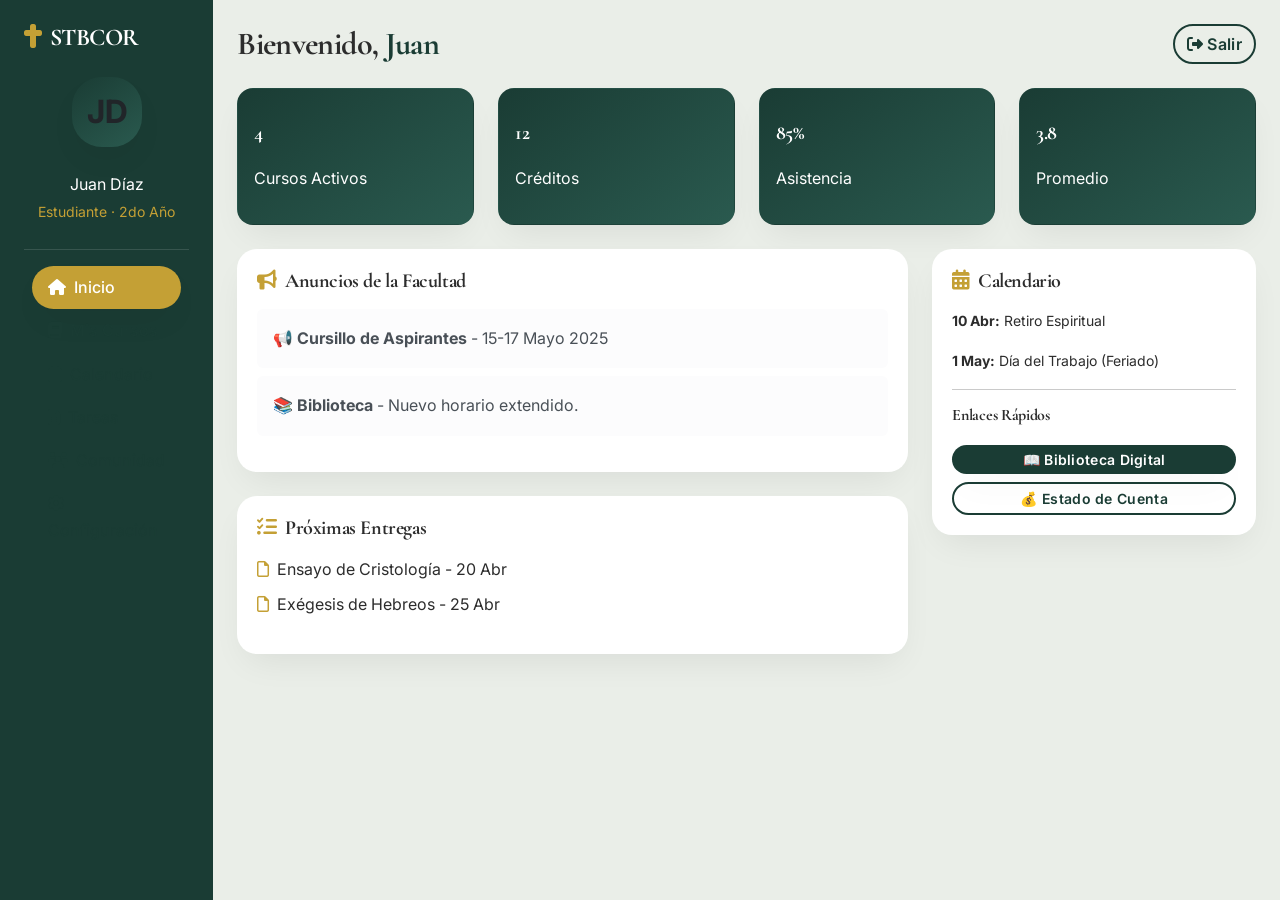
<file: dashboard.html>
<!DOCTYPE html>
<html lang="es">
<head>
  <meta charset="UTF-8">
  <meta name="viewport" content="width=device-width, initial-scale=1.0">
  <title>Dashboard · STBCOR Intranet</title>
  <link href="https://cdn.jsdelivr.net/npm/bootstrap@5.3.0-alpha3/dist/css/bootstrap.min.css" rel="stylesheet">
  <link rel="stylesheet" href="https://cdnjs.cloudflare.com/ajax/libs/font-awesome/6.4.0/css/all.min.css">
  <link href="https://fonts.googleapis.com/css2?family=Cormorant+Garamond:wght@400;500;600;700&family=Inter&display=swap" rel="stylesheet">
  <link rel="stylesheet" href="css/main.css">

  <!-- PWA Manifest -->
<link rel="manifest" href="manifest.json">
 
  <style>
    .dashboard-sidebar { background: var(--primary-deep-teal); min-height: 100vh; }
    .dashboard-card { background: white; border-radius: 20px; padding: 20px; box-shadow: var(--shadow-soft); }
    .stat-card { background: linear-gradient(145deg, var(--primary-deep-teal), #2a5a4f); color: white; }
  </style>
</head>
<body>
  <div class="container-fluid">
    <div class="row">
      <!-- Sidebar -->
      <div class="col-md-3 col-lg-2 p-0 dashboard-sidebar">
        <div class="p-4">
          <h4 class="text-white font-serif mb-4"><i class="fas fa-cross text-gold me-2"></i>STBCOR</h4>
          <div class="text-center mb-4">
            <div class="avatar-circle mx-auto bg-gold text-dark" style="width: 70px; height: 70px;">JD</div>
            <p class="text-white mt-2 mb-0">Juan Díaz</p>
            <small class="text-gold">Estudiante · 2do Año</small>
          </div>
          <hr class="text-white-50">
          <ul class="nav flex-column">
            <li class="nav-item"><a href="#" class="nav-link text-white active"><i class="fas fa-home me-2"></i>Inicio</a></li>
            <li class="nav-item"><a href="#" class="nav-link text-white-50"><i class="fas fa-book me-2"></i>Mis Cursos</a></li>
            <li class="nav-item"><a href="#" class="nav-link text-white-50"><i class="fas fa-calendar me-2"></i>Calendario</a></li>
            <li class="nav-item"><a href="#" class="nav-link text-white-50"><i class="fas fa-file-alt me-2"></i>Tareas</a></li>
            <li class="nav-item"><a href="#" class="nav-link text-white-50"><i class="fas fa-users me-2"></i>Comunidad</a></li>
            <li class="nav-item"><a href="#" class="nav-link text-white-50"><i class="fas fa-cog me-2"></i>Configuración</a></li>
          </ul>
        </div>
      </div>
      
      <!-- Main Content -->
      <div class="col-md-9 col-lg-10 p-4 bg-light-sage" style="min-height: 100vh;">
        <div class="d-flex justify-content-between align-items-center mb-4">
          <h2 class="font-serif mb-0">Bienvenido, <span class="text-teal">Juan</span></h2>
          <a href="index.html" class="btn btn-outline-teal rounded-pill"><i class="fas fa-sign-out-alt me-1"></i>Salir</a>
        </div>
        
        <!-- Stats -->
        <div class="row g-4 mb-4">
          <div class="col-md-3"><div class="stat-card p-3 rounded-4"><h5>4</h5><p class="mb-0">Cursos Activos</p></div></div>
          <div class="col-md-3"><div class="stat-card p-3 rounded-4"><h5>12</h5><p class="mb-0">Créditos</p></div></div>
          <div class="col-md-3"><div class="stat-card p-3 rounded-4"><h5>85%</h5><p class="mb-0">Asistencia</p></div></div>
          <div class="col-md-3"><div class="stat-card p-3 rounded-4"><h5>3.8</h5><p class="mb-0">Promedio</p></div></div>
        </div>
        
        <div class="row g-4">
          <div class="col-lg-8">
            <div class="dashboard-card mb-4">
              <h5 class="font-serif mb-3"><i class="fas fa-bullhorn text-gold me-2"></i>Anuncios de la Facultad</h5>
              <div class="alert alert-light border-0 mb-2"><strong>📢 Cursillo de Aspirantes</strong> - 15-17 Mayo 2025</div>
              <div class="alert alert-light border-0"><strong>📚 Biblioteca</strong> - Nuevo horario extendido.</div>
            </div>
            <div class="dashboard-card">
              <h5 class="font-serif mb-3"><i class="fas fa-tasks text-gold me-2"></i>Próximas Entregas</h5>
              <ul class="list-unstyled">
                <li class="mb-2"><i class="far fa-file text-gold me-2"></i>Ensayo de Cristología - 20 Abr</li>
                <li class="mb-2"><i class="far fa-file text-gold me-2"></i>Exégesis de Hebreos - 25 Abr</li>
              </ul>
            </div>
          </div>
          <div class="col-lg-4">
            <div class="dashboard-card">
              <h5 class="font-serif mb-3"><i class="fas fa-calendar-alt text-gold me-2"></i>Calendario</h5>
              <p class="small"><strong>10 Abr:</strong> Retiro Espiritual</p>
              <p class="small"><strong>1 May:</strong> Día del Trabajo (Feriado)</p>
              <hr>
              <h6>Enlaces Rápidos</h6>
              <a href="#" class="btn btn-teal btn-sm w-100 mb-2 rounded-pill">📖 Biblioteca Digital</a>
              <a href="#" class="btn btn-outline-teal btn-sm w-100 rounded-pill">💰 Estado de Cuenta</a>
            </div>
          </div>
        </div>
      </div>
    </div>
  </div>

  <!-- Registrar Service Worker -->
<script>
  if ('serviceWorker' in navigator) {
    window.addEventListener('load', () => {
      navigator.serviceWorker.register('/sw.js')
        .then((registration) => {
          console.log('✅ Service Worker registrado:', registration.scope);
        })
        .catch((error) => {
          console.log('❌ Error al registrar Service Worker:', error);
        });
    });
  }
  
  // Botón de instalación (aparece automáticamente en navegadores compatibles)
  let deferredPrompt;
  window.addEventListener('beforeinstallprompt', (e) => {
    e.preventDefault();
    deferredPrompt = e;
    
    // Mostrar botón de instalación personalizado (opcional)
    const installBtn = document.getElementById('installBtn');
    if (installBtn) {
      installBtn.style.display = 'block';
      installBtn.addEventListener('click', () => {
        deferredPrompt.prompt();
        deferredPrompt.userChoice.then((choiceResult) => {
          if (choiceResult.outcome === 'accepted') {
            console.log('Usuario instaló la PWA');
          }
          deferredPrompt = null;
        });
      });
    }
  });
</script>
</body>
</html>
</file>
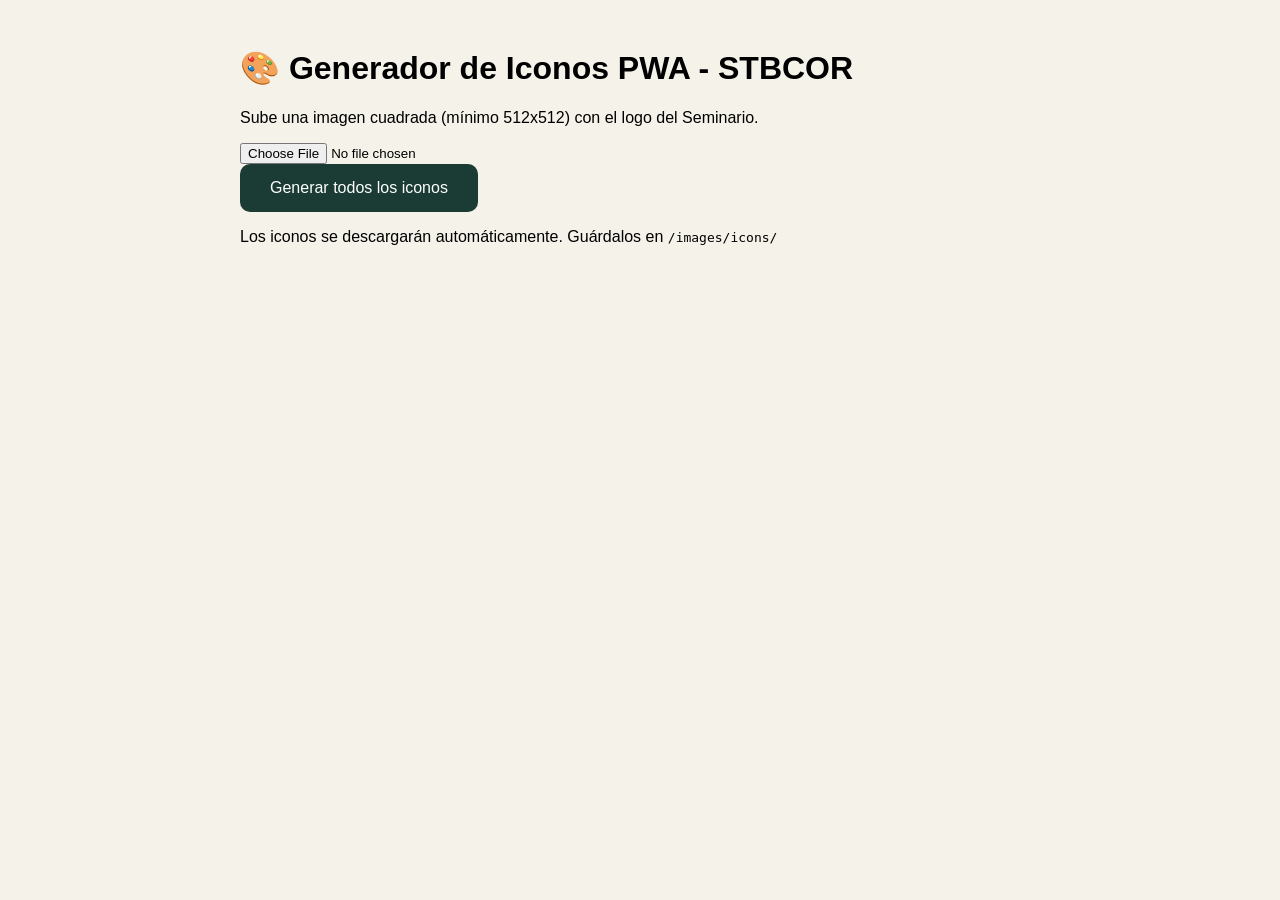
<file: generar-iconos.html>
<!DOCTYPE html>
<html lang="es">
<head>
  <meta charset="UTF-8">
  <title>Generador de Iconos PWA · STBCOR</title>
  <style>
    body { font-family: sans-serif; padding: 20px; background: #f5f2e9; }
    canvas { border: 1px solid #ddd; margin: 5px; }
    .container { max-width: 800px; margin: 0 auto; }
    button { padding: 15px 30px; font-size: 16px; background: #1a3c34; color: white; border: none; border-radius: 10px; cursor: pointer; }
  </style>
</head>
<body>
  <div class="container">
    <h1>🎨 Generador de Iconos PWA - STBCOR</h1>
    <p>Sube una imagen cuadrada (mínimo 512x512) con el logo del Seminario.</p>
    <input type="file" id="upload" accept="image/png, image/jpeg, image/svg+xml">
    
    <div id="preview"></div>
    
    <button onclick="generarIconos()">Generar todos los iconos</button>
    <p class="small">Los iconos se descargarán automáticamente. Guárdalos en <code>/images/icons/</code></p>
    
    <canvas id="canvas" style="display: none;"></canvas>
  </div>
  
  <script>
    const tamanos = [72, 96, 128, 144, 152, 192, 384, 512];
    let imagenOriginal = null;
    
    document.getElementById('upload').addEventListener('change', function(e) {
      const file = e.target.files[0];
      const reader = new FileReader();
      reader.onload = function(event) {
        const img = new Image();
        img.onload = function() {
          imagenOriginal = img;
          document.getElementById('preview').innerHTML = '<p>✅ Imagen cargada: ' + img.width + 'x' + img.height + '</p>';
        };
        img.src = event.target.result;
      };
      reader.readAsDataURL(file);
    });
    
    function generarIconos() {
      if (!imagenOriginal) {
        alert('Primero sube una imagen');
        return;
      }
      
      const canvas = document.getElementById('canvas');
      const ctx = canvas.getContext('2d');
      
      tamanos.forEach(tamano => {
        canvas.width = tamano;
        canvas.height = tamano;
        
        // Dibujar imagen
        ctx.fillStyle = '#1a3c34';
        ctx.fillRect(0, 0, tamano, tamano);
        
        // Calcular proporciones
        const size = Math.min(imagenOriginal.width, imagenOriginal.height);
        const sx = (imagenOriginal.width - size) / 2;
        const sy = (imagenOriginal.height - size) / 2;
        
        ctx.drawImage(imagenOriginal, sx, sy, size, size, 0, 0, tamano, tamano);
        
        // Agregar borde dorado
        ctx.strokeStyle = '#c4a035';
        ctx.lineWidth = tamano * 0.03;
        ctx.strokeRect(0, 0, tamano, tamano);
        
        // Descargar
        const link = document.createElement('a');
        link.download = `icon-${tamano}x${tamano}.png`;
        link.href = canvas.toDataURL('image/png');
        link.click();
      });
      
      // También generar icono maskable (con padding)
      canvas.width = 512;
      canvas.height = 512;
      ctx.fillStyle = '#1a3c34';
      ctx.fillRect(0, 0, 512, 512);
      
      const padding = 80;
      ctx.drawImage(imagenOriginal, 0, 0, imagenOriginal.width, imagenOriginal.height, padding, padding, 512 - padding*2, 512 - padding*2);
      
      ctx.strokeStyle = '#c4a035';
      ctx.lineWidth = 15;
      ctx.strokeRect(0, 0, 512, 512);
      
      const link = document.createElement('a');
      link.download = `maskable-icon.png`;
      link.href = canvas.toDataURL('image/png');
      link.click();
      
      alert('✅ Todos los iconos generados. Guarda la carpeta en /images/icons/');
    }
  </script>
</body>
</html>
</file>
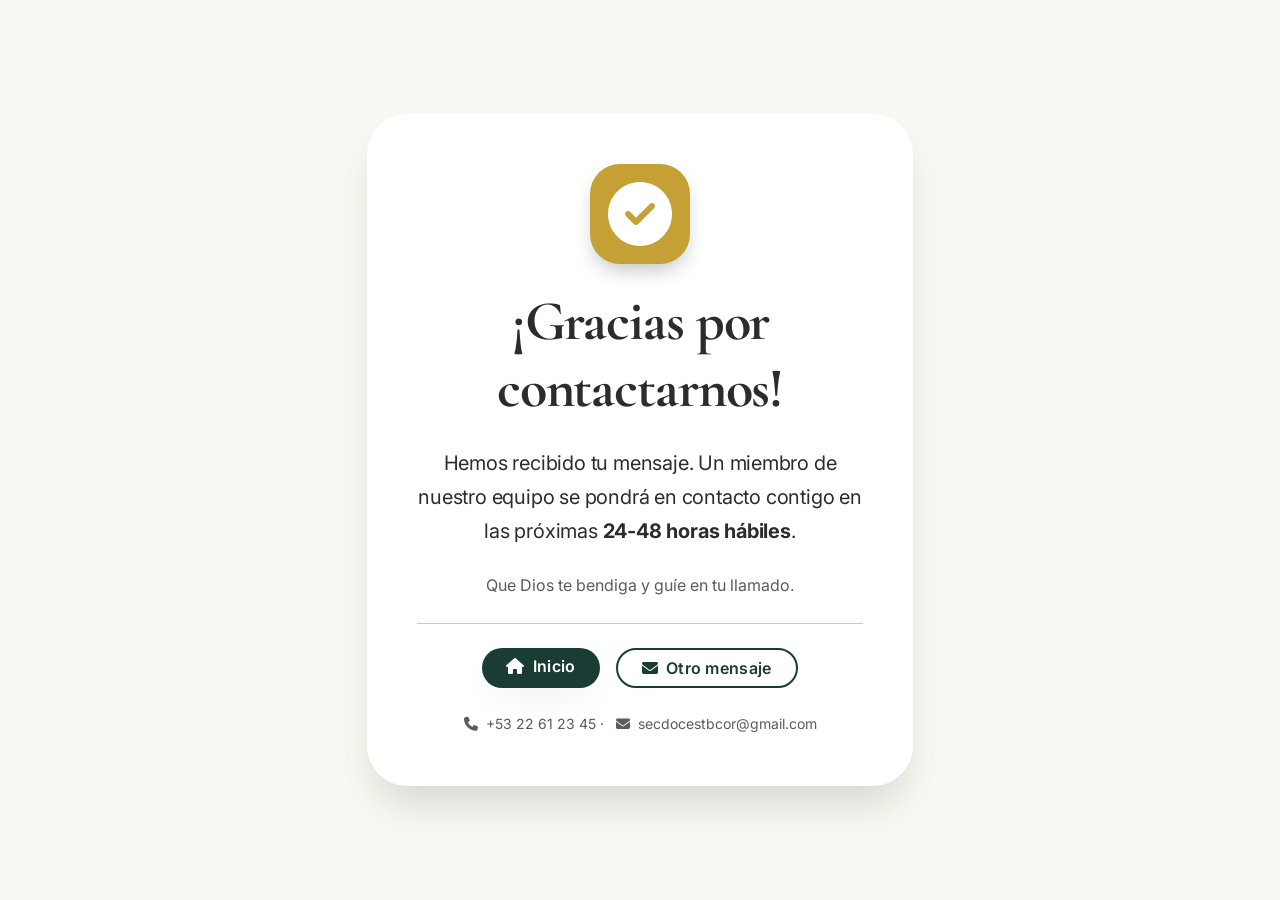
<file: gracias.html>
<!DOCTYPE html>
<html lang="es">
<head>
  <meta charset="UTF-8">
  <meta name="viewport" content="width=device-width, initial-scale=1.0">
  <title>¡Gracias! · Seminario Teológico Bautista</title>
  <link href="https://cdn.jsdelivr.net/npm/bootstrap@5.3.0-alpha3/dist/css/bootstrap.min.css" rel="stylesheet">
  <link rel="stylesheet" href="https://cdnjs.cloudflare.com/ajax/libs/font-awesome/6.4.0/css/all.min.css">
  <link href="https://fonts.googleapis.com/css2?family=Cormorant+Garamond:wght@400;500;600;700&family=Inter&display=swap" rel="stylesheet">
  <link rel="stylesheet" href="css/main.css">

  <!-- PWA Manifest -->
<link rel="manifest" href="manifest.json">
 
  <style>
    body { background: var(--secondary-soft-cream); }
    .thankyou-card {
      background: white;
      border-radius: 40px;
      padding: 50px;
      box-shadow: var(--shadow-hover);
    }
  </style>
</head>
<body class="d-flex align-items-center min-vh-100">
  <div class="container">
    <div class="row justify-content-center">
      <div class="col-md-8 col-lg-6 text-center">
        <div class="thankyou-card">
          <div class="icon-circle mx-auto mb-4" style="width: 100px; height: 100px; background: var(--primary-sacred-gold);">
            <i class="fas fa-check-circle fa-4x text-white"></i>
          </div>
          <h1 class="display-4 font-serif mb-4">¡Gracias por contactarnos!</h1>
          <p class="lead mb-4">Hemos recibido tu mensaje. Un miembro de nuestro equipo se pondrá en contacto contigo en las próximas <strong>24-48 horas hábiles</strong>.</p>
          <p class="text-muted mb-4">Que Dios te bendiga y guíe en tu llamado.</p>
          <hr class="my-4">
          <div class="d-flex gap-3 justify-content-center flex-wrap">
            <a href="index.html" class="btn btn-teal rounded-pill px-4"><i class="fas fa-home me-2"></i>Inicio</a>
            <a href="contacto.html" class="btn btn-outline-teal rounded-pill px-4"><i class="fas fa-envelope me-2"></i>Otro mensaje</a>
          </div>
          <p class="small text-muted mt-4 mb-0">
            <i class="fas fa-phone me-1"></i> +53 22 61 23 45 · 
            <i class="fas fa-envelope ms-2 me-1"></i> secdocestbcor@gmail.com
          </p>
        </div>
      </div>
    </div>
  </div>
  <!-- Registrar Service Worker -->
<script>
  if ('serviceWorker' in navigator) {
    window.addEventListener('load', () => {
      navigator.serviceWorker.register('/sw.js')
        .then((registration) => {
          console.log('✅ Service Worker registrado:', registration.scope);
        })
        .catch((error) => {
          console.log('❌ Error al registrar Service Worker:', error);
        });
    });
  }
  
  // Botón de instalación (aparece automáticamente en navegadores compatibles)
  let deferredPrompt;
  window.addEventListener('beforeinstallprompt', (e) => {
    e.preventDefault();
    deferredPrompt = e;
    
    // Mostrar botón de instalación personalizado (opcional)
    const installBtn = document.getElementById('installBtn');
    if (installBtn) {
      installBtn.style.display = 'block';
      installBtn.addEventListener('click', () => {
        deferredPrompt.prompt();
        deferredPrompt.userChoice.then((choiceResult) => {
          if (choiceResult.outcome === 'accepted') {
            console.log('Usuario instaló la PWA');
          }
          deferredPrompt = null;
        });
      });
    }
  });
</script>
</body>
</html>
</file>
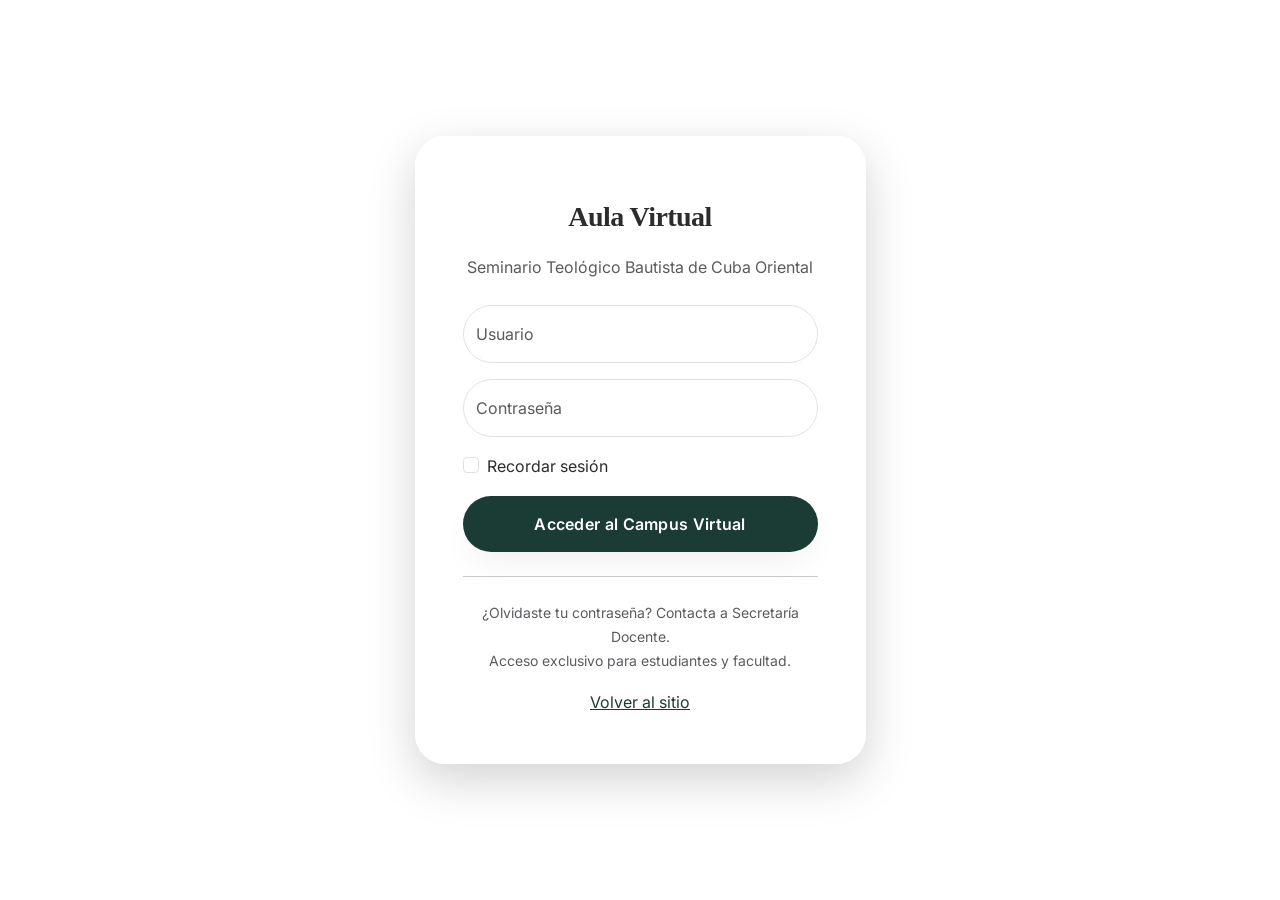
<file: login-intranet.html>
<!DOCTYPE html>
<html lang="es">
<head>
  <meta charset="UTF-8">
  <meta name="viewport" content="width=device-width, initial-scale=1.0">
  <title>Aula Virtual · STBCOR</title>
  <link href="https://cdn.jsdelivr.net/npm/bootstrap@5.3.0-alpha3/dist/css/bootstrap.min.css" rel="stylesheet">
  <link rel="stylesheet" href="css/main.css">
  <link href="https://fonts.googleapis.com/css2?family=Inter&display=swap" rel="stylesheet">

  <!-- PWA Manifest -->
<link rel="manifest" href="manifest.json">
<meta name="theme-color" content="#1a3c34">
<meta name="apple-mobile-web-app-capable" content="yes">
<meta name="apple-mobile-web-app-status-bar-style" content="black-translucent">
<meta name="apple-mobile-web-app-title" content="STBCOR">
<link rel="apple-touch-icon" href="images/icons/icon-192x192.png">

  <style>
    body { background: url('https://images.pexels.com/photos/261763/pexels-photo-261763.jpeg?auto=compress&cs=tinysrgb&w=1920') center/cover fixed; }
    .login-card { background: rgba(255,255,255,0.9); backdrop-filter: blur(10px); border-radius: 30px; }
  </style>
</head>
<body class="d-flex align-items-center min-vh-100">
  <div class="container">
    <div class="row justify-content-center">
      <div class="col-md-6 col-lg-5">
        <div class="login-card p-5 shadow-lg">
          <div class="text-center mb-4">
            <i class="fas fa-cross fa-3x text-gold"></i>
            <h3 class="font-serif mt-3">Aula Virtual</h3>
            <p class="text-muted">Seminario Teológico Bautista de Cuba Oriental</p>
          </div>
          <form>
            <div class="mb-3"><input type="text" class="form-control rounded-pill py-3" placeholder="Usuario"></div>
            <div class="mb-3"><input type="password" class="form-control rounded-pill py-3" placeholder="Contraseña"></div>
            <div class="mb-3 form-check"><input type="checkbox" class="form-check-input" id="remember"><label class="form-check-label" for="remember">Recordar sesión</label></div>
            <button type="submit" class="btn btn-teal w-100 rounded-pill py-3">Acceder al Campus Virtual</button>
          </form>
          <hr class="my-4">
          <p class="small text-center text-muted">¿Olvidaste tu contraseña? Contacta a Secretaría Docente.<br>Acceso exclusivo para estudiantes y facultad.</p>
          <div class="text-center"><a href="index.html" class="text-teal"><i class="fas fa-arrow-left"></i> Volver al sitio</a></div>
        </div>
      </div>
    </div>
  </div>
  <!-- Registrar Service Worker -->
<script>
  if ('serviceWorker' in navigator) {
    window.addEventListener('load', () => {
      navigator.serviceWorker.register('/sw.js')
        .then((registration) => {
          console.log('✅ Service Worker registrado:', registration.scope);
        })
        .catch((error) => {
          console.log('❌ Error al registrar Service Worker:', error);
        });
    });
  }
  
  // Botón de instalación (aparece automáticamente en navegadores compatibles)
  let deferredPrompt;
  window.addEventListener('beforeinstallprompt', (e) => {
    e.preventDefault();
    deferredPrompt = e;
    
    // Mostrar botón de instalación personalizado (opcional)
    const installBtn = document.getElementById('installBtn');
    if (installBtn) {
      installBtn.style.display = 'block';
      installBtn.addEventListener('click', () => {
        deferredPrompt.prompt();
        deferredPrompt.userChoice.then((choiceResult) => {
          if (choiceResult.outcome === 'accepted') {
            console.log('Usuario instaló la PWA');
          }
          deferredPrompt = null;
        });
      });
    }
  });
</script>
</body>
</html>
</file>
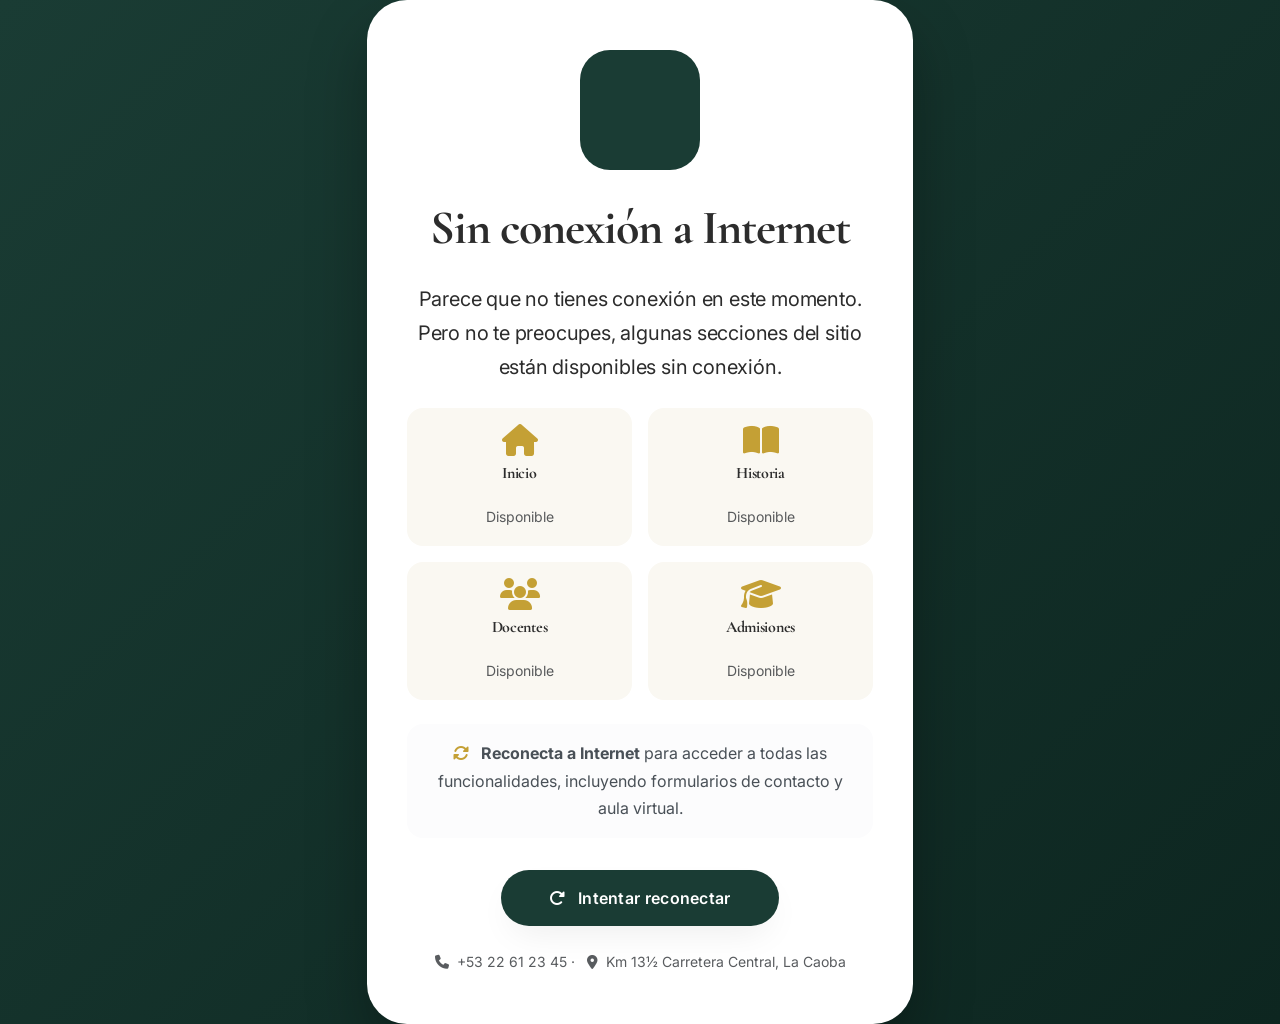
<file: offline.html>
<!DOCTYPE html>
<html lang="es">
<head>
  <meta charset="UTF-8">
  <meta name="viewport" content="width=device-width, initial-scale=1.0">
  <title>Sin conexión · STBCOR</title>
  <link href="https://cdn.jsdelivr.net/npm/bootstrap@5.3.0-alpha3/dist/css/bootstrap.min.css" rel="stylesheet">
  <link rel="stylesheet" href="https://cdnjs.cloudflare.com/ajax/libs/font-awesome/6.4.0/css/all.min.css">
  <link href="https://fonts.googleapis.com/css2?family=Cormorant+Garamond:wght@400;500;600;700&family=Inter&display=swap" rel="stylesheet">
  <link rel="stylesheet" href="css/main.css">
  <style>
    body {
      background: linear-gradient(135deg, var(--primary-deep-teal) 0%, #0d2620 100%);
      min-height: 100vh;
      display: flex;
      align-items: center;
      font-family: 'Inter', sans-serif;
    }
    .offline-card {
      background: white;
      border-radius: 40px;
      padding: 50px 40px;
      box-shadow: 0 30px 60px rgba(0,0,0,0.3);
      text-align: center;
    }
    .offline-icon {
      width: 120px;
      height: 120px;
      background: var(--primary-deep-teal);
      border-radius: 30px;
      display: flex;
      align-items: center;
      justify-content: center;
      margin: 0 auto 30px;
    }
  </style>
</head>
<body>
  <div class="container">
    <div class="row justify-content-center">
      <div class="col-md-8 col-lg-6">
        <div class="offline-card">
          <div class="offline-icon">
            <i class="fas fa-wifi-slash fa-4x text-gold"></i>
          </div>
          
          <h1 class="display-5 font-serif mb-4">Sin conexión a Internet</h1>
          
          <p class="lead mb-4">Parece que no tienes conexión en este momento. Pero no te preocupes, algunas secciones del sitio están disponibles sin conexión.</p>
          
          <div class="row g-3 mb-4">
            <div class="col-6">
              <div class="p-3 bg-cream rounded-4">
                <i class="fas fa-home fa-2x text-gold mb-2"></i>
                <h6>Inicio</h6>
                <small class="text-muted">Disponible</small>
              </div>
            </div>
            <div class="col-6">
              <div class="p-3 bg-cream rounded-4">
                <i class="fas fa-book-open fa-2x text-gold mb-2"></i>
                <h6>Historia</h6>
                <small class="text-muted">Disponible</small>
              </div>
            </div>
            <div class="col-6">
              <div class="p-3 bg-cream rounded-4">
                <i class="fas fa-users fa-2x text-gold mb-2"></i>
                <h6>Docentes</h6>
                <small class="text-muted">Disponible</small>
              </div>
            </div>
            <div class="col-6">
              <div class="p-3 bg-cream rounded-4">
                <i class="fas fa-graduation-cap fa-2x text-gold mb-2"></i>
                <h6>Admisiones</h6>
                <small class="text-muted">Disponible</small>
              </div>
            </div>
          </div>
          
          <div class="alert alert-light border-0 rounded-4">
            <i class="fas fa-sync-alt text-gold me-2"></i>
            <strong>Reconecta a Internet</strong> para acceder a todas las funcionalidades, incluyendo formularios de contacto y aula virtual.
          </div>
          
          <button class="btn btn-teal rounded-pill px-5 py-3 mt-3" onclick="window.location.reload()">
            <i class="fas fa-redo-alt me-2"></i> Intentar reconectar
          </button>
          
          <p class="small text-muted mt-4 mb-0">
            <i class="fas fa-phone me-1"></i> +53 22 61 23 45 · 
            <i class="fas fa-map-marker-alt ms-2 me-1"></i> Km 13½ Carretera Central, La Caoba
          </p>
        </div>
      </div>
    </div>
  </div>
</body>
</html>
</file>
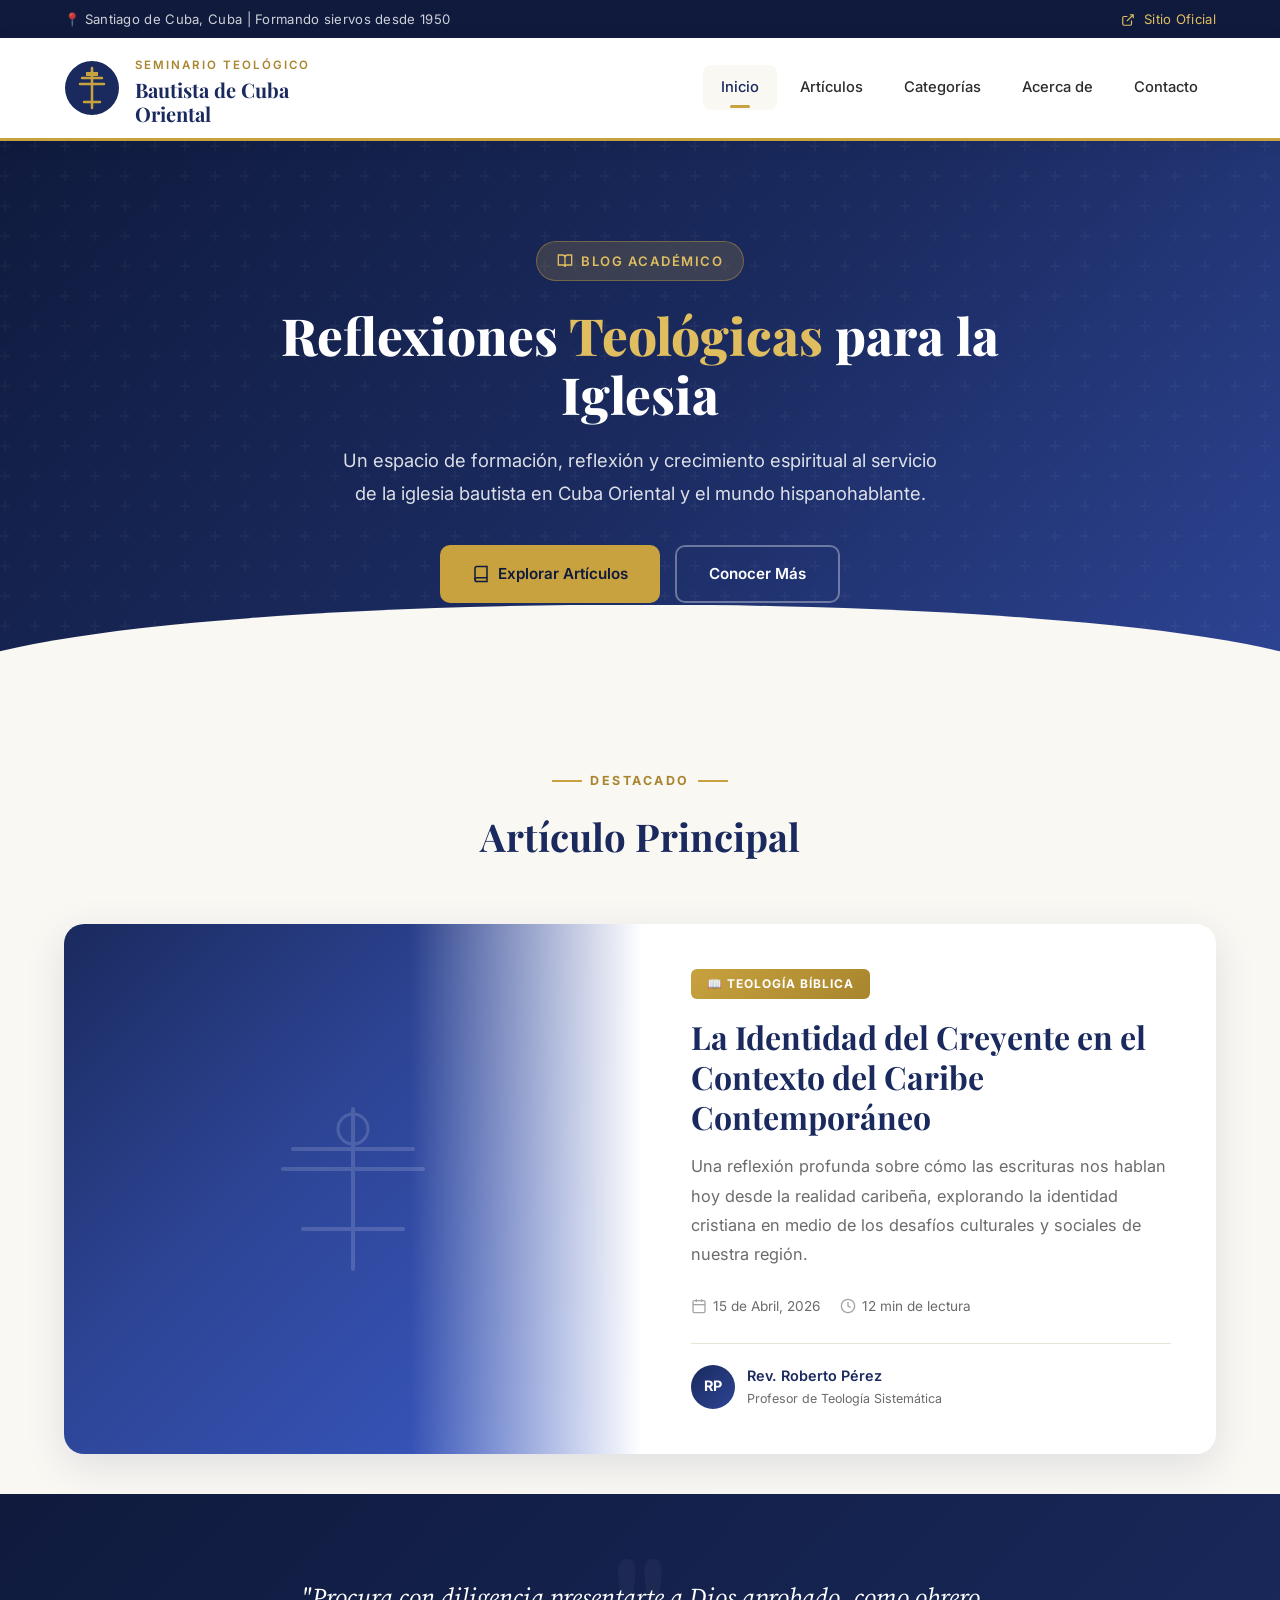
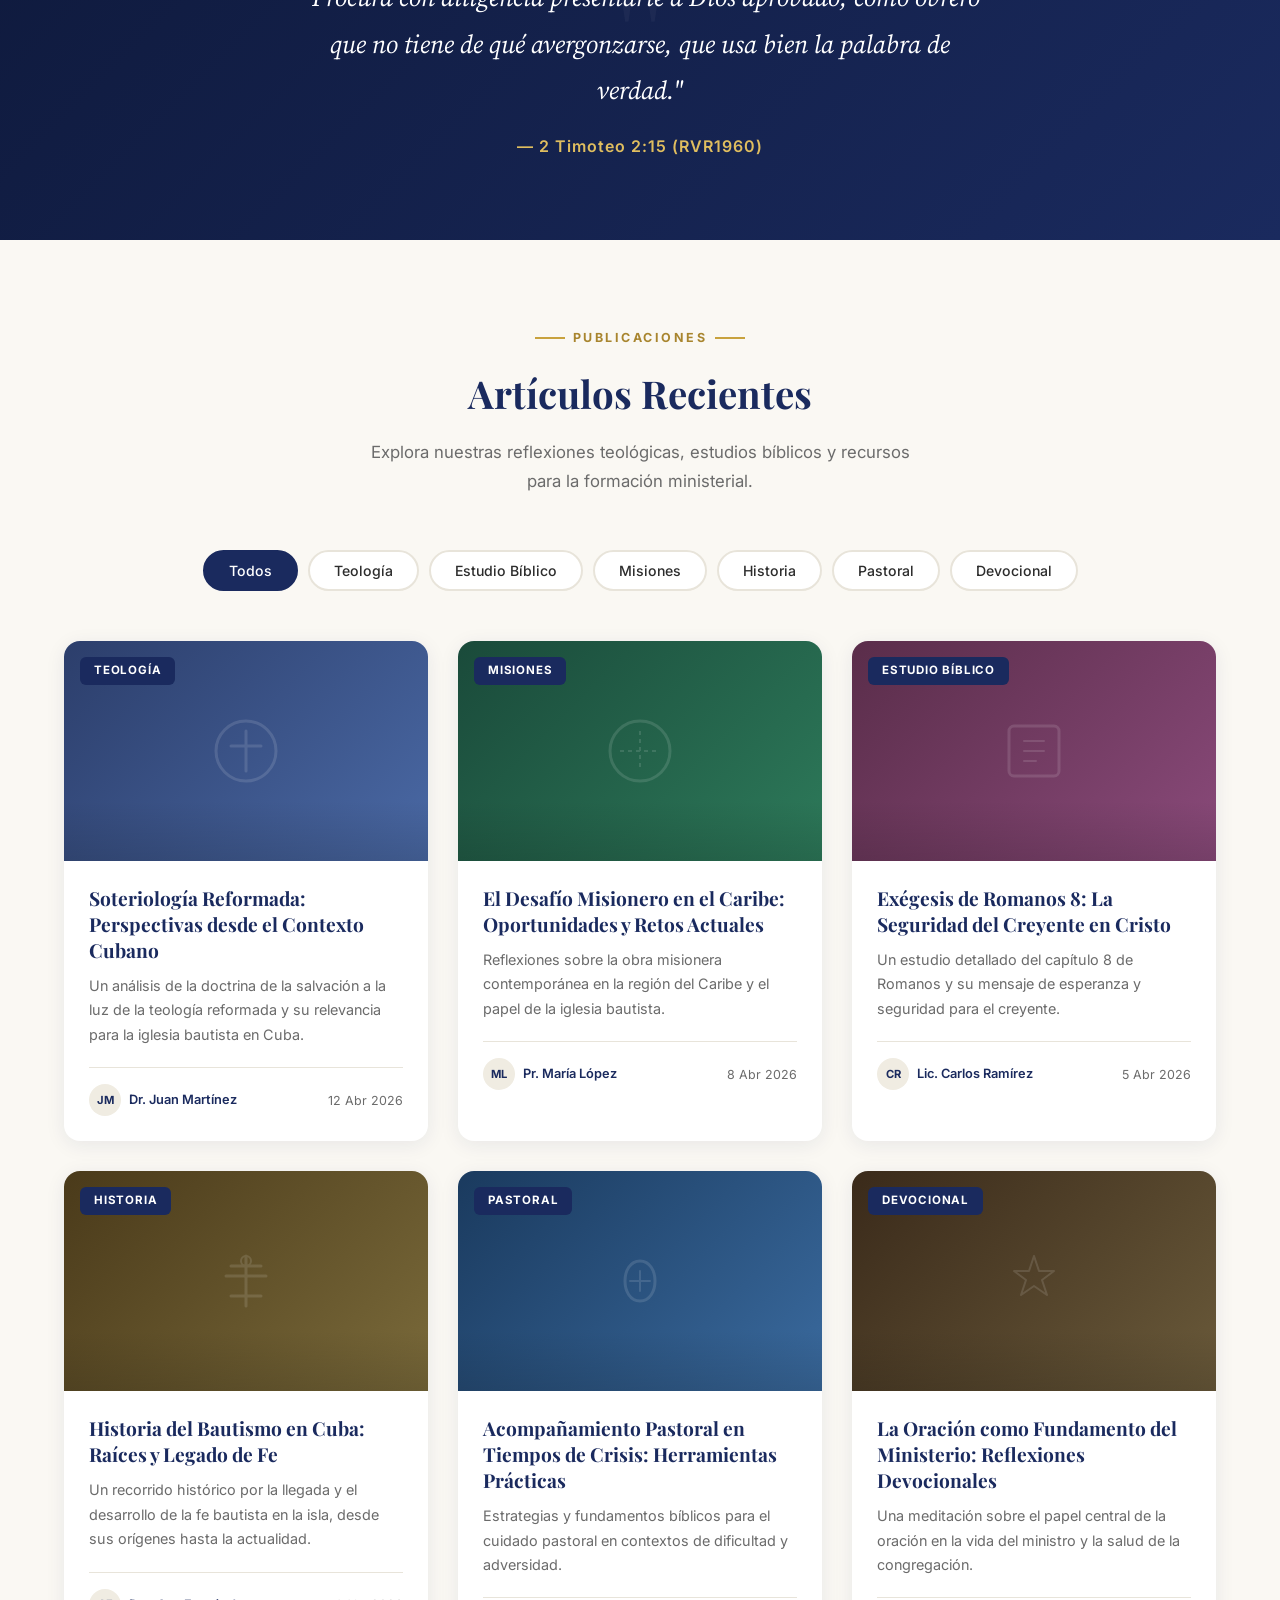
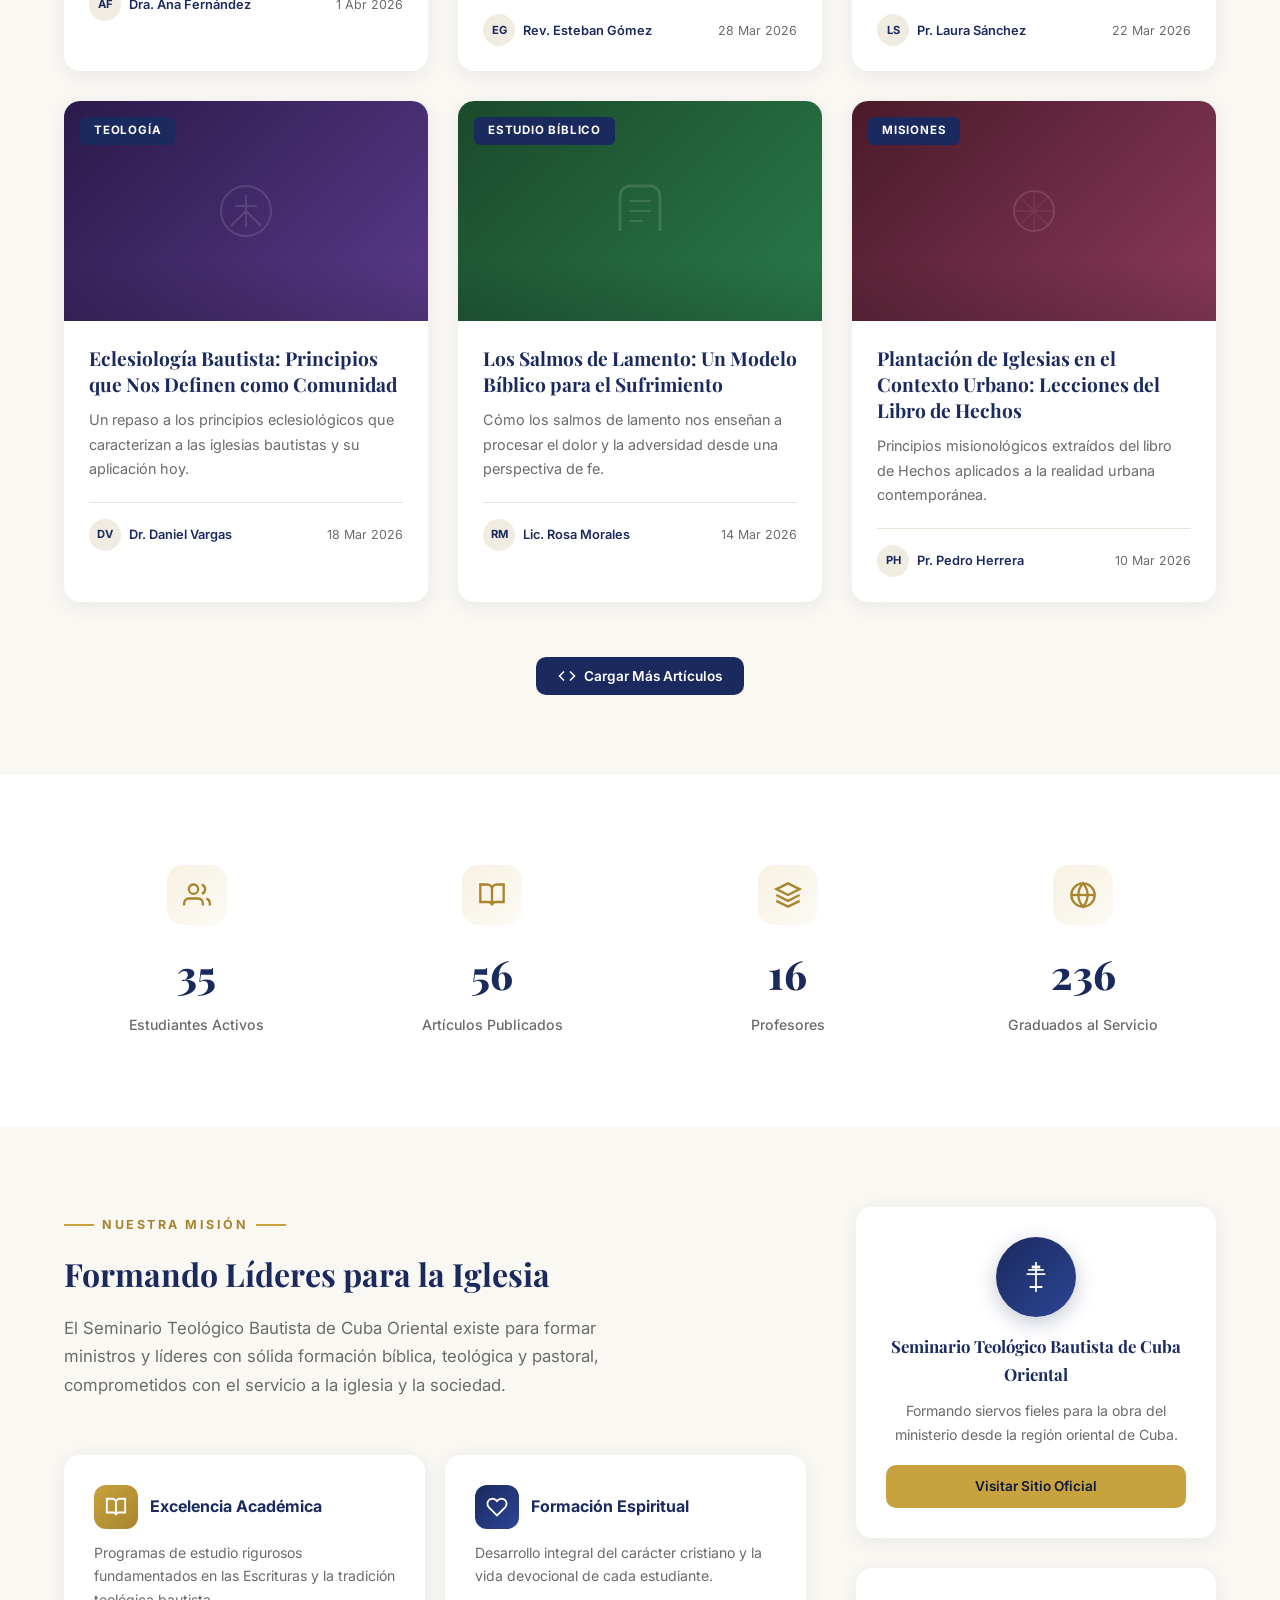
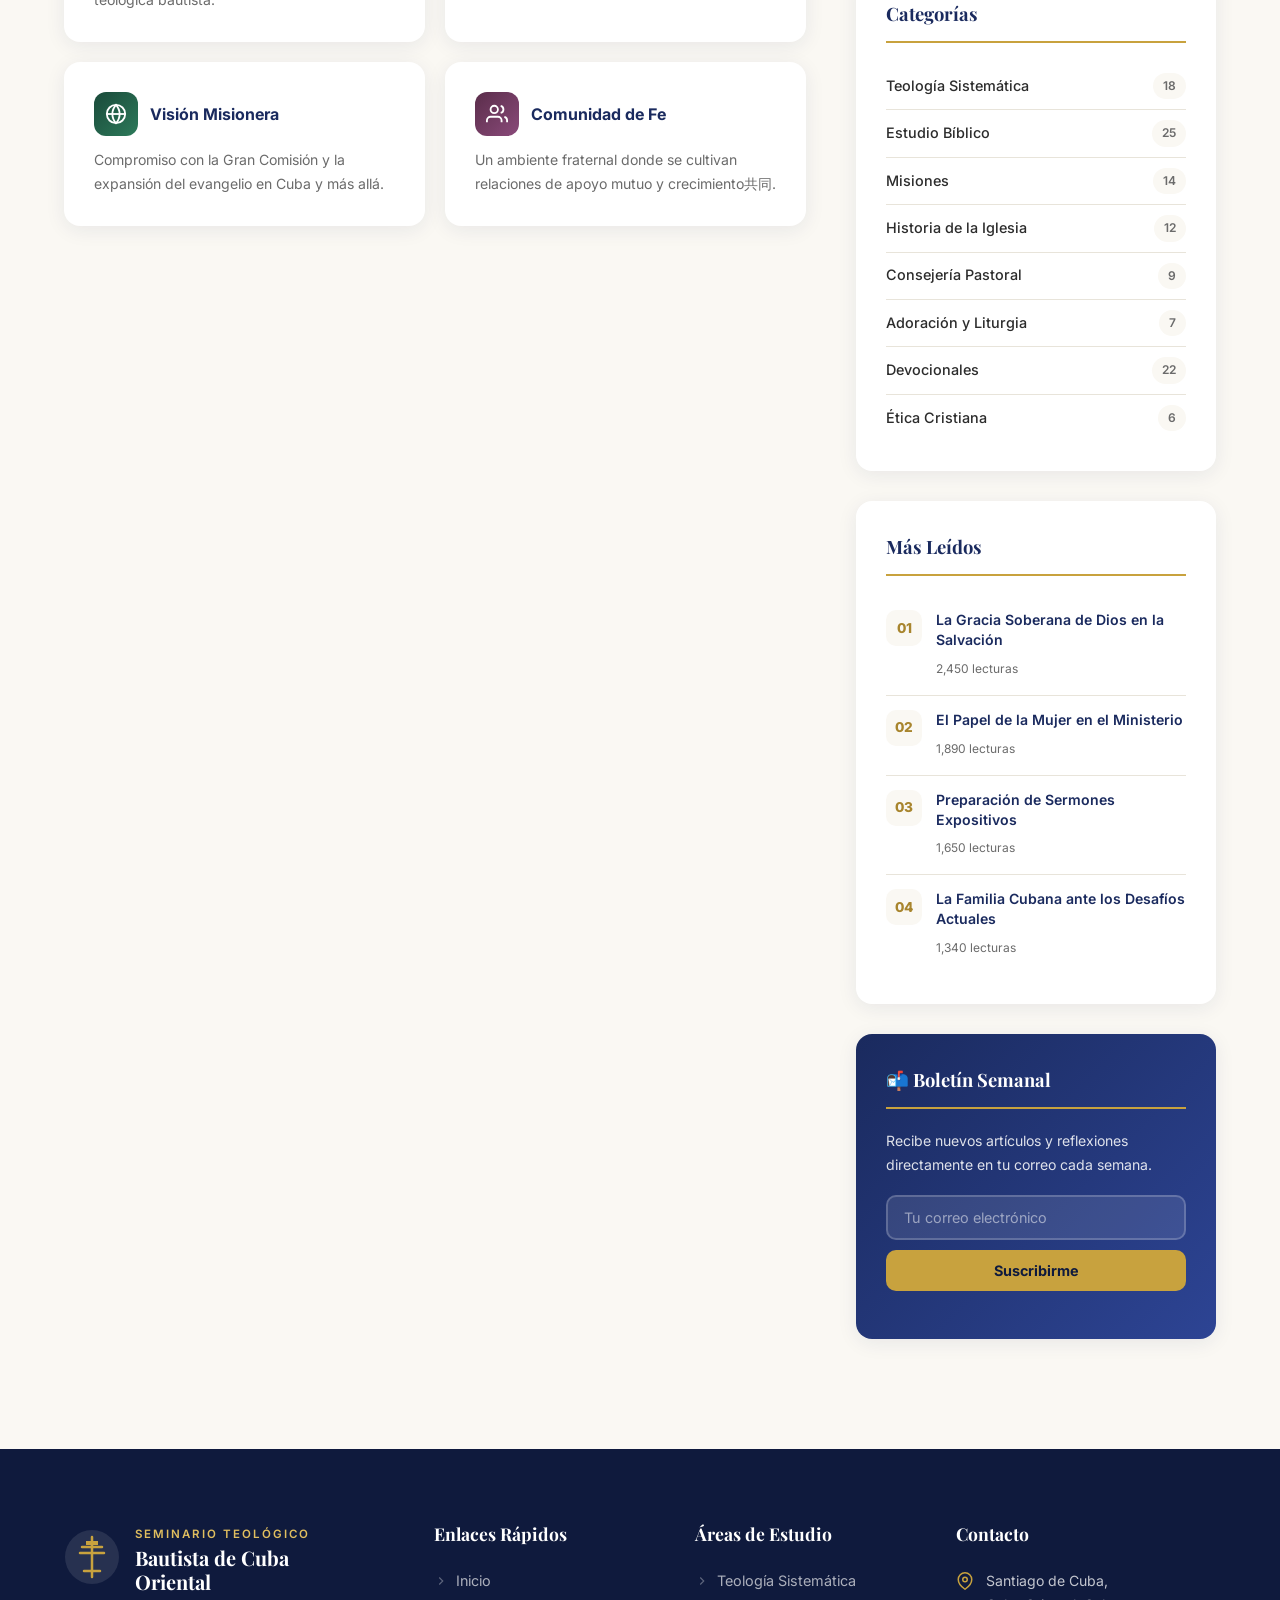
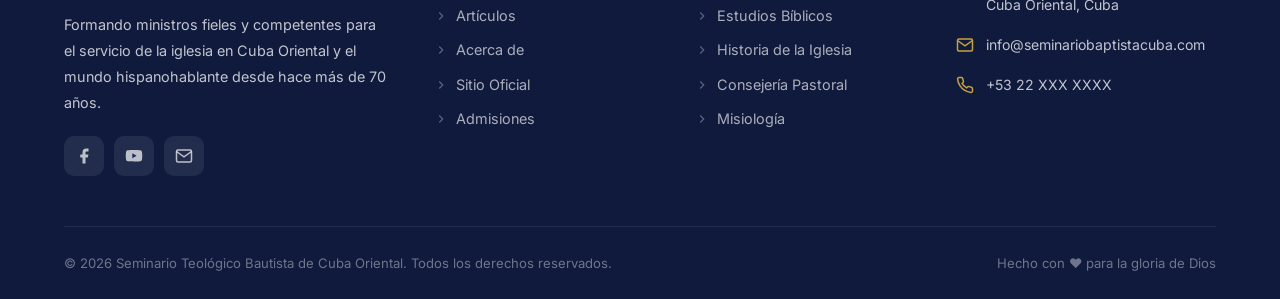
<file: Blog/blog.html>
<!DOCTYPE html>
<html lang="es">
<head>
    <meta charset="UTF-8">
    <meta name="viewport" content="width=device-width, initial-scale=1.0">
    <title>Blog | Seminario Teológico Bautista de Cuba Oriental</title>
    <link href="https://fonts.googleapis.com/css2?family=Playfair+Display:wght@400;600;700;800;900&family=Inter:wght@300;400;500;600;700&family=Source+Serif+4:wght@400;500;600;700&display=swap" rel="stylesheet">
    <style>
        :root {
            --primary: #1a2a5e;
            --primary-light: #2d4494;
            --primary-dark: #0f1a3d;
            --gold: #c8a23e;
            --gold-light: #e0be5f;
            --gold-dark: #a8852e;
            --cream: #faf8f3;
            --cream-dark: #f0ece2;
            --text: #2c2c2c;
            --text-light: #6b6b6b;
            --white: #ffffff;
            --border: #e8e4da;
            --shadow: 0 4px 20px rgba(26,42,94,0.08);
            --shadow-lg: 0 12px 40px rgba(26,42,94,0.12);
            --radius: 12px;
            --transition: all 0.3s cubic-bezier(0.4, 0, 0.2, 1);
        }

        * { margin: 0; padding: 0; box-sizing: border-box; }

        html { scroll-behavior: smooth; }

        body {
            font-family: 'Inter', sans-serif;
            background: var(--cream);
            color: var(--text);
            line-height: 1.7;
            overflow-x: hidden;
        }

        /* Scrollbar */
        ::-webkit-scrollbar { width: 8px; }
        ::-webkit-scrollbar-track { background: var(--cream-dark); }
        ::-webkit-scrollbar-thumb { background: var(--gold); border-radius: 4px; }
        ::-webkit-scrollbar-thumb:hover { background: var(--gold-dark); }

        /* ===== TOP BAR ===== */
        .top-bar {
            background: var(--primary-dark);
            color: rgba(255,255,255,0.8);
            padding: 8px 0;
            font-size: 0.82rem;
            letter-spacing: 0.3px;
        }

        .top-bar .container {
            display: flex;
            justify-content: space-between;
            align-items: center;
        }

        .top-bar a {
            color: var(--gold-light);
            text-decoration: none;
            transition: var(--transition);
        }

        .top-bar a:hover { color: var(--white); }

        .top-bar-links {
            display: flex;
            gap: 20px;
            align-items: center;
        }

        .top-bar-links svg { width: 14px; height: 14px; margin-right: 5px; vertical-align: middle; }

        /* ===== HEADER ===== */
        header {
            background: var(--white);
            border-bottom: 3px solid var(--gold);
            position: sticky;
            top: 0;
            z-index: 1000;
            box-shadow: 0 2px 20px rgba(0,0,0,0.06);
        }

        .header-inner {
            display: flex;
            justify-content: space-between;
            align-items: center;
            padding: 12px 0;
        }

        .logo-area {
            display: flex;
            align-items: center;
            gap: 15px;
            text-decoration: none;
            color: var(--primary);
        }

        .logo-icon {
            width: 56px;
            height: 56px;
            position: relative;
        }

        .logo-text h1 {
            font-family: 'Playfair Display', serif;
            font-size: 1.25rem;
            font-weight: 700;
            line-height: 1.2;
            color: var(--primary);
        }

        .logo-text span {
            font-size: 0.72rem;
            color: var(--gold-dark);
            letter-spacing: 2px;
            text-transform: uppercase;
            font-weight: 600;
        }

        nav { display: flex; align-items: center; gap: 5px; }

        nav a {
            text-decoration: none;
            color: var(--text);
            padding: 10px 18px;
            border-radius: 8px;
            font-weight: 500;
            font-size: 0.92rem;
            transition: var(--transition);
            position: relative;
        }

        nav a:hover, nav a.active {
            background: var(--cream);
            color: var(--primary);
        }

        nav a.active::after {
            content: '';
            position: absolute;
            bottom: 2px;
            left: 50%;
            transform: translateX(-50%);
            width: 20px;
            height: 3px;
            background: var(--gold);
            border-radius: 2px;
        }

        .mobile-toggle {
            display: none;
            background: none;
            border: none;
            cursor: pointer;
            padding: 8px;
            border-radius: 8px;
            transition: var(--transition);
        }

        .mobile-toggle:hover { background: var(--cream); }

        .hamburger {
            display: flex;
            flex-direction: column;
            gap: 5px;
        }

        .hamburger span {
            width: 24px;
            height: 2.5px;
            background: var(--primary);
            border-radius: 2px;
            transition: var(--transition);
        }

        /* ===== HERO ===== */
        .hero {
            background: linear-gradient(135deg, var(--primary-dark) 0%, var(--primary) 50%, var(--primary-light) 100%);
            color: var(--white);
            padding: 100px 0 80px;
            position: relative;
            overflow: hidden;
        }

        .hero::before {
            content: '';
            position: absolute;
            top: 0; left: 0; right: 0; bottom: 0;
            background: url("data:image/svg+xml,%3Csvg width='60' height='60' viewBox='0 0 60 60' xmlns='http://www.w3.org/2000/svg'%3E%3Cg fill='none' fill-rule='evenodd'%3E%3Cg fill='%23ffffff' fill-opacity='0.03'%3E%3Cpath d='M36 34v-4h-2v4h-4v2h4v4h2v-4h4v-2h-4zm0-30V0h-2v4h-4v2h4v4h2V6h4V4h-4zM6 34v-4H4v4H0v2h4v4h2v-4h4v-2H6zM6 4V0H4v4H0v2h4v4h2V6h4V4H6z'/%3E%3C/g%3E%3C/g%3E%3C/svg%3E");
        }

        .hero::after {
            content: '';
            position: absolute;
            bottom: -2px;
            left: 0;
            right: 0;
            height: 80px;
            background: var(--cream);
            clip-path: ellipse(55% 100% at 50% 100%);
        }

        .hero-content {
            position: relative;
            z-index: 2;
            text-align: center;
            max-width: 750px;
            margin: 0 auto;
        }

        .hero-badge {
            display: inline-flex;
            align-items: center;
            gap: 8px;
            background: rgba(200,162,62,0.2);
            border: 1px solid rgba(200,162,62,0.4);
            padding: 8px 20px;
            border-radius: 50px;
            font-size: 0.82rem;
            font-weight: 600;
            letter-spacing: 1.5px;
            text-transform: uppercase;
            color: var(--gold-light);
            margin-bottom: 25px;
        }

        .hero-badge svg { width: 16px; height: 16px; }

        .hero h2 {
            font-family: 'Playfair Display', serif;
            font-size: 3.2rem;
            font-weight: 800;
            line-height: 1.15;
            margin-bottom: 20px;
        }

        .hero h2 .accent { color: var(--gold-light); }

        .hero p {
            font-size: 1.15rem;
            opacity: 0.85;
            line-height: 1.8;
            max-width: 600px;
            margin: 0 auto 35px;
        }

        .hero-actions {
            display: flex;
            gap: 15px;
            justify-content: center;
            flex-wrap: wrap;
        }

        /* ===== BUTTONS ===== */
        .btn {
            display: inline-flex;
            align-items: center;
            gap: 8px;
            padding: 14px 32px;
            border-radius: 10px;
            font-weight: 600;
            font-size: 0.95rem;
            text-decoration: none;
            transition: var(--transition);
            cursor: pointer;
            border: none;
            font-family: 'Inter', sans-serif;
        }

        .btn svg { width: 18px; height: 18px; }

        .btn-primary {
            background: var(--gold);
            color: var(--primary-dark);
        }

        .btn-primary:hover {
            background: var(--gold-light);
            transform: translateY(-2px);
            box-shadow: 0 8px 25px rgba(200,162,62,0.35);
        }

        .btn-outline {
            background: transparent;
            color: var(--white);
            border: 2px solid rgba(255,255,255,0.35);
        }

        .btn-outline:hover {
            background: rgba(255,255,255,0.1);
            border-color: rgba(255,255,255,0.6);
            transform: translateY(-2px);
        }

        .btn-dark {
            background: var(--primary);
            color: var(--white);
        }

        .btn-dark:hover {
            background: var(--primary-light);
            transform: translateY(-2px);
            box-shadow: var(--shadow-lg);
        }

        .btn-sm { padding: 10px 22px; font-size: 0.85rem; }

        /* ===== CONTAINER ===== */
        .container {
            max-width: 1200px;
            margin: 0 auto;
            padding: 0 24px;
        }

        /* ===== SECTIONS ===== */
        section { padding: 80px 0; }

        .section-header {
            text-align: center;
            margin-bottom: 55px;
        }

        .section-label {
            display: inline-flex;
            align-items: center;
            gap: 8px;
            font-size: 0.78rem;
            font-weight: 700;
            letter-spacing: 2.5px;
            text-transform: uppercase;
            color: var(--gold-dark);
            margin-bottom: 12px;
        }

        .section-label::before, .section-label::after {
            content: '';
            width: 30px;
            height: 1.5px;
            background: var(--gold);
        }

        .section-header h2 {
            font-family: 'Playfair Display', serif;
            font-size: 2.4rem;
            font-weight: 700;
            color: var(--primary);
            margin-bottom: 12px;
        }

        .section-header p {
            color: var(--text-light);
            max-width: 550px;
            margin: 0 auto;
            font-size: 1.05rem;
        }

        /* ===== FEATURED POST ===== */
        .featured-section { padding-bottom: 40px; }

        .featured-post {
            display: grid;
            grid-template-columns: 1.1fr 1fr;
            gap: 50px;
            align-items: center;
            background: var(--white);
            border-radius: 20px;
            overflow: hidden;
            box-shadow: var(--shadow-lg);
            transition: var(--transition);
        }

        .featured-post:hover { box-shadow: 0 20px 60px rgba(26,42,94,0.15); }

        .featured-img {
            height: 100%;
            min-height: 420px;
            background-size: cover;
            background-position: center;
            position: relative;
        }

        .featured-img::after {
            content: '';
            position: absolute;
            inset: 0;
            background: linear-gradient(90deg, transparent 60%, var(--white) 100%);
        }

        .featured-body {
            padding: 45px 45px 45px 0;
        }

        .featured-tag {
            display: inline-block;
            background: linear-gradient(135deg, var(--gold), var(--gold-dark));
            color: var(--white);
            padding: 5px 16px;
            border-radius: 6px;
            font-size: 0.75rem;
            font-weight: 700;
            letter-spacing: 1px;
            text-transform: uppercase;
            margin-bottom: 18px;
        }

        .featured-body h3 {
            font-family: 'Playfair Display', serif;
            font-size: 2rem;
            font-weight: 700;
            color: var(--primary);
            line-height: 1.25;
            margin-bottom: 15px;
        }

        .featured-body .excerpt {
            color: var(--text-light);
            margin-bottom: 25px;
            font-size: 1.02rem;
            line-height: 1.8;
        }

        .post-meta {
            display: flex;
            align-items: center;
            gap: 20px;
            font-size: 0.85rem;
            color: var(--text-light);
            margin-bottom: 25px;
        }

        .post-meta-item {
            display: flex;
            align-items: center;
            gap: 6px;
        }

        .post-meta-item svg { width: 16px; height: 16px; opacity: 0.6; }

        .author-info {
            display: flex;
            align-items: center;
            gap: 12px;
            padding-top: 20px;
            border-top: 1px solid var(--border);
        }

        .author-avatar {
            width: 44px;
            height: 44px;
            border-radius: 50%;
            background: linear-gradient(135deg, var(--primary), var(--primary-light));
            display: flex;
            align-items: center;
            justify-content: center;
            color: var(--white);
            font-weight: 700;
            font-size: 0.9rem;
        }

        .author-details .name {
            font-weight: 600;
            font-size: 0.9rem;
            color: var(--primary);
        }

        .author-details .role {
            font-size: 0.78rem;
            color: var(--text-light);
        }

        /* ===== CATEGORIES ===== */
        .categories-bar {
            display: flex;
            gap: 10px;
            justify-content: center;
            flex-wrap: wrap;
            margin-bottom: 50px;
        }

        .cat-btn {
            padding: 10px 24px;
            border-radius: 50px;
            border: 2px solid var(--border);
            background: var(--white);
            color: var(--text);
            font-weight: 500;
            font-size: 0.88rem;
            cursor: pointer;
            transition: var(--transition);
            font-family: 'Inter', sans-serif;
        }

        .cat-btn:hover, .cat-btn.active {
            border-color: var(--primary);
            background: var(--primary);
            color: var(--white);
        }

        /* ===== BLOG GRID ===== */
        .blog-grid {
            display: grid;
            grid-template-columns: repeat(3, 1fr);
            gap: 30px;
        }

        .blog-card {
            background: var(--white);
            border-radius: 16px;
            overflow: hidden;
            box-shadow: var(--shadow);
            transition: var(--transition);
            cursor: pointer;
        }

        .blog-card:hover {
            transform: translateY(-8px);
            box-shadow: var(--shadow-lg);
        }

        .card-img {
            height: 220px;
            background-size: cover;
            background-position: center;
            position: relative;
            overflow: hidden;
        }

        .card-img::after {
            content: '';
            position: absolute;
            bottom: 0;
            left: 0;
            right: 0;
            height: 60px;
            background: linear-gradient(transparent, rgba(0,0,0,0.15));
        }

        .card-category {
            position: absolute;
            top: 16px;
            left: 16px;
            background: var(--primary);
            color: var(--white);
            padding: 4px 14px;
            border-radius: 6px;
            font-size: 0.72rem;
            font-weight: 700;
            letter-spacing: 0.8px;
            text-transform: uppercase;
            z-index: 2;
        }

        .card-body { padding: 25px; }

        .card-body h3 {
            font-family: 'Playfair Display', serif;
            font-size: 1.2rem;
            font-weight: 700;
            color: var(--primary);
            line-height: 1.35;
            margin-bottom: 10px;
            transition: var(--transition);
        }

        .blog-card:hover .card-body h3 { color: var(--primary-light); }

        .card-body .excerpt {
            font-size: 0.9rem;
            color: var(--text-light);
            line-height: 1.7;
            margin-bottom: 20px;
            display: -webkit-box;
            -webkit-line-clamp: 3;
            -webkit-box-orient: vertical;
            overflow: hidden;
        }

        .card-footer {
            display: flex;
            justify-content: space-between;
            align-items: center;
            padding-top: 16px;
            border-top: 1px solid var(--border);
        }

        .card-footer .author-sm {
            display: flex;
            align-items: center;
            gap: 8px;
        }

        .card-footer .avatar-sm {
            width: 32px;
            height: 32px;
            border-radius: 50%;
            background: var(--cream-dark);
            display: flex;
            align-items: center;
            justify-content: center;
            font-size: 0.7rem;
            font-weight: 700;
            color: var(--primary);
        }

        .card-footer .author-name {
            font-size: 0.8rem;
            font-weight: 600;
            color: var(--primary);
        }

        .card-footer .date {
            font-size: 0.78rem;
            color: var(--text-light);
        }

        /* ===== LOAD MORE ===== */
        .load-more-area {
            text-align: center;
            margin-top: 55px;
        }

        /* ===== SIDEBAR LAYOUT ===== */
        .content-layout {
            display: grid;
            grid-template-columns: 1fr 360px;
            gap: 50px;
            align-items: start;
        }

        .sidebar {
            position: sticky;
            top: 100px;
        }

        .sidebar-widget {
            background: var(--white);
            border-radius: 16px;
            padding: 30px;
            margin-bottom: 30px;
            box-shadow: var(--shadow);
        }

        .widget-title {
            font-family: 'Playfair Display', serif;
            font-size: 1.15rem;
            font-weight: 700;
            color: var(--primary);
            margin-bottom: 20px;
            padding-bottom: 12px;
            border-bottom: 2px solid var(--gold);
        }

        /* About Widget */
        .about-widget {
            text-align: center;
        }

        .about-widget-logo {
            width: 80px;
            height: 80px;
            margin: 0 auto 15px;
            background: linear-gradient(135deg, var(--primary), var(--primary-light));
            border-radius: 50%;
            display: flex;
            align-items: center;
            justify-content: center;
            box-shadow: 0 6px 20px rgba(26,42,94,0.25);
        }

        .about-widget-logo svg { width: 40px; height: 40px; }

        .about-widget h4 {
            font-family: 'Playfair Display', serif;
            font-size: 1.05rem;
            color: var(--primary);
            margin-bottom: 10px;
        }

        .about-widget p {
            font-size: 0.88rem;
            color: var(--text-light);
            line-height: 1.7;
            margin-bottom: 18px;
        }

        /* Categories Widget */
        .cat-list { list-style: none; }

        .cat-list li {
            padding: 10px 0;
            border-bottom: 1px solid var(--border);
            display: flex;
            justify-content: space-between;
            align-items: center;
        }

        .cat-list li:last-child { border-bottom: none; }

        .cat-list li a {
            color: var(--text);
            text-decoration: none;
            font-size: 0.9rem;
            font-weight: 500;
            transition: var(--transition);
        }

        .cat-list li a:hover { color: var(--primary); }

        .cat-count {
            background: var(--cream);
            color: var(--text-light);
            font-size: 0.75rem;
            font-weight: 600;
            padding: 3px 10px;
            border-radius: 50px;
        }

        /* Newsletter Widget */
        .newsletter-widget {
            background: linear-gradient(135deg, var(--primary), var(--primary-light));
            color: var(--white);
        }

        .newsletter-widget .widget-title {
            color: var(--white);
            border-bottom-color: var(--gold);
        }

        .newsletter-widget p {
            font-size: 0.88rem;
            opacity: 0.85;
            margin-bottom: 18px;
        }

        .newsletter-form { display: flex; flex-direction: column; gap: 10px; }

        .newsletter-form input {
            padding: 12px 16px;
            border-radius: 10px;
            border: 2px solid rgba(255,255,255,0.2);
            background: rgba(255,255,255,0.1);
            color: var(--white);
            font-size: 0.9rem;
            font-family: 'Inter', sans-serif;
            transition: var(--transition);
        }

        .newsletter-form input::placeholder { color: rgba(255,255,255,0.5); }

        .newsletter-form input:focus {
            outline: none;
            border-color: var(--gold);
            background: rgba(255,255,255,0.15);
        }

        .newsletter-form button {
            padding: 12px;
            border-radius: 10px;
            border: none;
            background: var(--gold);
            color: var(--primary-dark);
            font-weight: 700;
            font-size: 0.9rem;
            cursor: pointer;
            transition: var(--transition);
            font-family: 'Inter', sans-serif;
        }

        .newsletter-form button:hover {
            background: var(--gold-light);
            transform: translateY(-2px);
        }

        /* Popular Posts Widget */
        .popular-item {
            display: flex;
            gap: 14px;
            padding: 14px 0;
            border-bottom: 1px solid var(--border);
        }

        .popular-item:last-child { border-bottom: none; }

        .popular-num {
            width: 36px;
            height: 36px;
            border-radius: 10px;
            background: var(--cream);
            color: var(--gold-dark);
            font-weight: 800;
            font-size: 0.85rem;
            display: flex;
            align-items: center;
            justify-content: center;
            flex-shrink: 0;
        }

        .popular-info h5 {
            font-size: 0.88rem;
            font-weight: 600;
            color: var(--primary);
            line-height: 1.4;
            margin-bottom: 4px;
        }

        .popular-info span {
            font-size: 0.75rem;
            color: var(--text-light);
        }

        /* ===== VERSE SECTION ===== */
        .verse-section {
            background: linear-gradient(135deg, var(--primary-dark), var(--primary));
            color: var(--white);
            padding: 80px 0;
            text-align: center;
            position: relative;
            overflow: hidden;
        }

        .verse-section::before {
            content: '"';
            position: absolute;
            top: 20px;
            left: 50%;
            transform: translateX(-50%);
            font-family: 'Playfair Display', serif;
            font-size: 15rem;
            color: rgba(255,255,255,0.04);
            line-height: 1;
        }

        .verse-text {
            font-family: 'Source Serif 4', serif;
            font-size: 1.6rem;
            font-style: italic;
            line-height: 1.8;
            max-width: 700px;
            margin: 0 auto 20px;
            position: relative;
            z-index: 2;
        }

        .verse-ref {
            color: var(--gold-light);
            font-weight: 600;
            font-size: 1rem;
            letter-spacing: 1px;
        }

        /* ===== STATS ===== */
        .stats-section {
            background: var(--white);
            padding: 60px 0;
        }

        .stats-grid {
            display: grid;
            grid-template-columns: repeat(4, 1fr);
            gap: 30px;
        }

        .stat-item {
            text-align: center;
            padding: 30px 20px;
        }

        .stat-icon {
            width: 60px;
            height: 60px;
            background: linear-gradient(135deg, rgba(200,162,62,0.15), rgba(200,162,62,0.05));
            border-radius: 16px;
            display: flex;
            align-items: center;
            justify-content: center;
            margin: 0 auto 15px;
        }

        .stat-icon svg { width: 28px; height: 28px; color: var(--gold-dark); }

        .stat-num {
            font-family: 'Playfair Display', serif;
            font-size: 2.5rem;
            font-weight: 800;
            color: var(--primary);
            margin-bottom: 5px;
        }

        .stat-label {
            font-size: 0.88rem;
            color: var(--text-light);
            font-weight: 500;
        }

        /* ===== FOOTER ===== */
        footer {
            background: var(--primary-dark);
            color: rgba(255,255,255,0.75);
            padding: 70px 0 0;
        }

        .footer-grid {
            display: grid;
            grid-template-columns: 1.5fr 1fr 1fr 1.2fr;
            gap: 45px;
            padding-bottom: 50px;
            border-bottom: 1px solid rgba(255,255,255,0.08);
        }

        .footer-brand .logo-area { margin-bottom: 18px; }

        .footer-brand .logo-text h1 { color: var(--white); }

        .footer-brand p {
            font-size: 0.9rem;
            line-height: 1.8;
            margin-bottom: 20px;
        }

        .social-links {
            display: flex;
            gap: 10px;
        }

        .social-link {
            width: 40px;
            height: 40px;
            border-radius: 10px;
            background: rgba(255,255,255,0.08);
            display: flex;
            align-items: center;
            justify-content: center;
            transition: var(--transition);
            text-decoration: none;
            color: rgba(255,255,255,0.7);
        }

        .social-link:hover {
            background: var(--gold);
            color: var(--primary-dark);
            transform: translateY(-3px);
        }

        .social-link svg { width: 18px; height: 18px; }

        footer h4 {
            color: var(--white);
            font-family: 'Playfair Display', serif;
            font-size: 1.1rem;
            margin-bottom: 20px;
            font-weight: 700;
        }

        .footer-links { list-style: none; }

        .footer-links li { margin-bottom: 10px; }

        .footer-links a {
            color: rgba(255,255,255,0.65);
            text-decoration: none;
            font-size: 0.9rem;
            transition: var(--transition);
            display: flex;
            align-items: center;
            gap: 8px;
        }

        .footer-links a:hover { color: var(--gold-light); transform: translateX(5px); }

        .footer-links a svg { width: 14px; height: 14px; opacity: 0.5; }

        .footer-contact li {
            display: flex;
            gap: 12px;
            align-items: flex-start;
            margin-bottom: 16px;
            font-size: 0.88rem;
        }

        .footer-contact svg { width: 18px; height: 18px; color: var(--gold); flex-shrink: 0; margin-top: 3px; }

        .footer-bottom {
            padding: 25px 0;
            display: flex;
            justify-content: space-between;
            align-items: center;
            font-size: 0.82rem;
            color: rgba(255,255,255,0.4);
        }

        .footer-bottom a {
            color: var(--gold-light);
            text-decoration: none;
        }

        /* ===== MODAL ===== */
        .modal-overlay {
            position: fixed;
            inset: 0;
            background: rgba(15,26,61,0.6);
            backdrop-filter: blur(8px);
            z-index: 9999;
            display: none;
            align-items: center;
            justify-content: center;
            padding: 30px;
            opacity: 0;
            transition: opacity 0.3s ease;
        }

        .modal-overlay.active {
            display: flex;
            opacity: 1;
        }

        .modal {
            background: var(--white);
            border-radius: 20px;
            max-width: 750px;
            width: 100%;
            max-height: 85vh;
            overflow-y: auto;
            position: relative;
            animation: modalIn 0.4s ease;
        }

        @keyframes modalIn {
            from { transform: translateY(30px) scale(0.97); opacity: 0; }
            to { transform: translateY(0) scale(1); opacity: 1; }
        }

        .modal-close {
            position: absolute;
            top: 20px;
            right: 20px;
            width: 40px;
            height: 40px;
            border-radius: 50%;
            background: var(--cream);
            border: none;
            cursor: pointer;
            display: flex;
            align-items: center;
            justify-content: center;
            z-index: 5;
            transition: var(--transition);
        }

        .modal-close:hover { background: var(--gold); }

        .modal-close svg { width: 20px; height: 20px; }

        .modal-img {
            width: 100%;
            height: 300px;
            background-size: cover;
            background-position: center;
            border-radius: 20px 20px 0 0;
        }

        .modal-body { padding: 35px 40px 40px; }

        .modal-body .featured-tag { margin-bottom: 15px; }

        .modal-body h2 {
            font-family: 'Playfair Display', serif;
            font-size: 1.8rem;
            font-weight: 700;
            color: var(--primary);
            margin-bottom: 15px;
            line-height: 1.3;
        }

        .modal-body .post-meta { margin-bottom: 25px; }

        .modal-content {
            font-family: 'Source Serif 4', serif;
            font-size: 1.05rem;
            line-height: 1.9;
            color: var(--text);
        }

        .modal-content p { margin-bottom: 18px; }

        .modal-content h3 {
            font-family: 'Playfair Display', serif;
            font-size: 1.3rem;
            color: var(--primary);
            margin: 30px 0 15px;
        }

        .modal-content blockquote {
            border-left: 4px solid var(--gold);
            padding: 15px 25px;
            margin: 25px 0;
            background: var(--cream);
            border-radius: 0 12px 12px 0;
            font-style: italic;
            color: var(--primary);
        }

        /* ===== SCROLL TO TOP ===== */
        .scroll-top {
            position: fixed;
            bottom: 30px;
            right: 30px;
            width: 48px;
            height: 48px;
            border-radius: 14px;
            background: var(--primary);
            color: var(--white);
            border: none;
            cursor: pointer;
            display: flex;
            align-items: center;
            justify-content: center;
            opacity: 0;
            transform: translateY(20px);
            transition: var(--transition);
            z-index: 999;
            box-shadow: 0 4px 15px rgba(26,42,94,0.3);
        }

        .scroll-top.visible { opacity: 1; transform: translateY(0); }

        .scroll-top:hover { background: var(--gold); color: var(--primary-dark); }

        .scroll-top svg { width: 22px; height: 22px; }

        /* ===== ANIMATIONS ===== */
        .fade-up {
            opacity: 0;
            transform: translateY(30px);
            transition: opacity 0.6s ease, transform 0.6s ease;
        }

        .fade-up.visible {
            opacity: 1;
            transform: translateY(0);
        }

        /* ===== RESPONSIVE ===== */
        @media (max-width: 1024px) {
            .content-layout { grid-template-columns: 1fr; }
            .sidebar { position: static; }
            .blog-grid { grid-template-columns: repeat(2, 1fr); }
            .featured-post { grid-template-columns: 1fr; }
            .featured-img { min-height: 300px; }
            .featured-img::after { background: linear-gradient(transparent 60%, var(--white) 100%); }
            .featured-body { padding: 35px; }
            .footer-grid { grid-template-columns: repeat(2, 1fr); }
        }

        @media (max-width: 768px) {
            .hero h2 { font-size: 2.2rem; }
            .blog-grid { grid-template-columns: 1fr; }
            .stats-grid { grid-template-columns: repeat(2, 1fr); }
            .top-bar { display: none; }

            nav {
                position: fixed;
                top: 0;
                right: -100%;
                width: 280px;
                height: 100vh;
                background: var(--white);
                flex-direction: column;
                padding: 80px 30px 30px;
                box-shadow: -10px 0 40px rgba(0,0,0,0.1);
                transition: right 0.3s ease;
                z-index: 998;
                align-items: stretch;
            }

            nav.open { right: 0; }

            nav a {
                padding: 14px 18px;
                font-size: 1rem;
            }

            .mobile-toggle { display: block; z-index: 999; }

            .mobile-toggle.open .hamburger span:nth-child(1) {
                transform: rotate(45deg) translate(5px, 5px);
            }
            .mobile-toggle.open .hamburger span:nth-child(2) { opacity: 0; }
            .mobile-toggle.open .hamburger span:nth-child(3) {
                transform: rotate(-45deg) translate(5px, -5px);
            }

            .section-header h2 { font-size: 1.8rem; }
            .verse-text { font-size: 1.25rem; }
            .footer-grid { grid-template-columns: 1fr; gap: 35px; }
            .footer-bottom { flex-direction: column; gap: 10px; text-align: center; }
            .modal-body { padding: 25px; }
            .modal-img { height: 200px; }
        }

        @media (max-width: 480px) {
            .hero { padding: 70px 0 60px; }
            .hero h2 { font-size: 1.8rem; }
            .hero-actions { flex-direction: column; align-items: center; }
            .categories-bar { gap: 8px; }
            .cat-btn { padding: 8px 16px; font-size: 0.8rem; }
        }
    </style>
</head>
<body>

    <!-- Top Bar -->
    <div class="top-bar">
        <div class="container">
            <span>📍 Santiago de Cuba, Cuba | Formando siervos desde 1950</span>
            <div class="top-bar-links">
                <a href="https://rol123-m.github.io/Seminario-Teologico-Bautista-de-Cuba-Oriental/" target="_blank">
                    <svg viewBox="0 0 24 24" fill="none" stroke="currentColor" stroke-width="2"><path d="M18 13v6a2 2 0 01-2 2H5a2 2 0 01-2-2V8a2 2 0 012-2h6M15 3h6v6M10 14L21 3"/></svg>
                    Sitio Oficial
                </a>
            </div>
        </div>
    </div>

    <!-- Header -->
    <header>
        <div class="container">
            <div class="header-inner">
                <a href="#" class="logo-area">
                    <div class="logo-icon">
                        <svg viewBox="0 0 56 56" fill="none">
                            <circle cx="28" cy="28" r="27" fill="#1a2a5e"/>
                            <path d="M28 8v40M18 18h20M16 24h24M20 42h16" stroke="#c8a23e" stroke-width="2.5" stroke-linecap="round"/>
                            <path d="M22 12h12v4H22z" fill="#c8a23e" rx="1"/>
                            <circle cx="28" cy="14" r="3" fill="#c8a23e" opacity="0.3"/>
                        </svg>
                    </div>
                    <div class="logo-text">
                        <span>Seminario Teológico</span>
                        <h1>Bautista de Cuba<br>Oriental</h1>
                    </div>
                </a>
                <nav id="mainNav">
                    <a href="#" class="active">Inicio</a>
                    <a href="#blog">Artículos</a>
                    <a href="#categorias">Categorías</a>
                    <a href="#about">Acerca de</a>
                    <a href="#contacto">Contacto</a>
                </nav>
                <button class="mobile-toggle" id="mobileToggle" aria-label="Menú">
                    <div class="hamburger">
                        <span></span><span></span><span></span>
                    </div>
                </button>
            </div>
        </div>
    </header>

    <!-- Hero -->
    <section class="hero">
        <div class="container">
            <div class="hero-content">
                <div class="hero-badge">
                    <svg viewBox="0 0 24 24" fill="none" stroke="currentColor" stroke-width="2"><path d="M2 3h6a4 4 0 014 4v14a3 3 0 00-3-3H2zM22 3h-6a4 4 0 00-4 4v14a3 3 0 013-3h7z"/></svg>
                    Blog Académico
                </div>
                <h2>Reflexiones <span class="accent">Teológicas</span> para la Iglesia</h2>
                <p>Un espacio de formación, reflexión y crecimiento espiritual al servicio de la iglesia bautista en Cuba Oriental y el mundo hispanohablante.</p>
                <div class="hero-actions">
                    <a href="#blog" class="btn btn-primary">
                        <svg viewBox="0 0 24 24" fill="none" stroke="currentColor" stroke-width="2"><path d="M4 19.5A2.5 2.5 0 016.5 17H20"/><path d="M6.5 2H20v20H6.5A2.5 2.5 0 014 19.5v-15A2.5 2.5 0 016.5 2z"/></svg>
                        Explorar Artículos
                    </a>
                    <a href="#about" class="btn btn-outline">Conocer Más</a>
                </div>
            </div>
        </div>
    </section>

    <!-- Featured Post -->
    <section class="featured-section" id="inicio">
        <div class="container">
            <div class="section-header fade-up">
                <div class="section-label">Destacado</div>
                <h2>Artículo Principal</h2>
            </div>
            <div class="featured-post fade-up" onclick="openModal(0)">
                <div class="featured-img" style="background-image: url(''); background: linear-gradient(135deg, #1a2a5e 0%, #2d4494 40%, #3a5bc7 100%); position: relative;">
                    <svg style="position:absolute;top:50%;left:50%;transform:translate(-50%,-50%);opacity:0.15;" width="200" height="200" viewBox="0 0 200 200">
                        <path d="M100 20v160M40 60h120M30 80h140M50 140h100" stroke="white" stroke-width="4" stroke-linecap="round"/>
                        <circle cx="100" cy="40" r="15" stroke="white" stroke-width="3" fill="none"/>
                    </svg>
                </div>
                <div class="featured-body">
                    <span class="featured-tag">📖 Teología Bíblica</span>
                    <h3>La Identidad del Creyente en el Contexto del Caribe Contemporáneo</h3>
                    <p class="excerpt">Una reflexión profunda sobre cómo las escrituras nos hablan hoy desde la realidad caribeña, explorando la identidad cristiana en medio de los desafíos culturales y sociales de nuestra región.</p>
                    <div class="post-meta">
                        <span class="post-meta-item">
                            <svg viewBox="0 0 24 24" fill="none" stroke="currentColor" stroke-width="2"><rect x="3" y="4" width="18" height="18" rx="2" ry="2"/><line x1="16" y1="2" x2="16" y2="6"/><line x1="8" y1="2" x2="8" y2="6"/><line x1="3" y1="10" x2="21" y2="10"/></svg>
                            15 de Abril, 2026
                        </span>
                        <span class="post-meta-item">
                            <svg viewBox="0 0 24 24" fill="none" stroke="currentColor" stroke-width="2"><circle cx="12" cy="12" r="10"/><polyline points="12,6 12,12 16,14"/></svg>
                            12 min de lectura
                        </span>
                    </div>
                    <div class="author-info">
                        <div class="author-avatar">RP</div>
                        <div class="author-details">
                            <div class="name">Rev. Roberto Pérez</div>
                            <div class="role">Profesor de Teología Sistemática</div>
                        </div>
                    </div>
                </div>
            </div>
        </div>
    </section>

    <!-- Verse Section -->
    <section class="verse-section">
        <div class="container">
            <p class="verse-text fade-up">"Procura con diligencia presentarte a Dios aprobado, como obrero que no tiene de qué avergonzarse, que usa bien la palabra de verdad."</p>
            <span class="verse-ref fade-up">— 2 Timoteo 2:15 (RVR1960)</span>
        </div>
    </section>

    <!-- Blog Section -->
    <section id="blog">
        <div class="container">
            <div class="section-header fade-up">
                <div class="section-label">Publicaciones</div>
                <h2>Artículos Recientes</h2>
                <p>Explora nuestras reflexiones teológicas, estudios bíblicos y recursos para la formación ministerial.</p>
            </div>

            <!-- Categories Filter -->
            <div class="categories-bar fade-up" id="categorias">
                <button class="cat-btn active" onclick="filterPosts('all', this)">Todos</button>
                <button class="cat-btn" onclick="filterPosts('teologia', this)">Teología</button>
                <button class="cat-btn" onclick="filterPosts('biblia', this)">Estudio Bíblico</button>
                <button class="cat-btn" onclick="filterPosts('mision', this)">Misiones</button>
                <button class="cat-btn" onclick="filterPosts('historia', this)">Historia</button>
                <button class="cat-btn" onclick="filterPosts('pastoral', this)">Pastoral</button>
                <button class="cat-btn" onclick="filterPosts('devocional', this)">Devocional</button>
            </div>

            <!-- Blog Grid -->
            <div class="blog-grid" id="blogGrid">
                <!-- Card 1 -->
                <div class="blog-card fade-up" data-category="teologia" onclick="openModal(1)">
                    <div class="card-img" style="background: linear-gradient(135deg, #2c3e6b, #4a69a5);">
                        <span class="card-category">Teología</span>
                        <svg style="position:absolute;top:50%;left:50%;transform:translate(-50%,-50%);opacity:0.12;" width="80" height="80" viewBox="0 0 80 80"><circle cx="40" cy="40" r="30" stroke="white" stroke-width="3" fill="none"/><path d="M40 20v40M25 35h30" stroke="white" stroke-width="3" stroke-linecap="round"/></svg>
                    </div>
                    <div class="card-body">
                        <h3>Soteriología Reformada: Perspectivas desde el Contexto Cubano</h3>
                        <p class="excerpt">Un análisis de la doctrina de la salvación a la luz de la teología reformada y su relevancia para la iglesia bautista en Cuba.</p>
                        <div class="card-footer">
                            <div class="author-sm">
                                <div class="avatar-sm">JM</div>
                                <span class="author-name">Dr. Juan Martínez</span>
                            </div>
                            <span class="date">12 Abr 2026</span>
                        </div>
                    </div>
                </div>

                <!-- Card 2 -->
                <div class="blog-card fade-up" data-category="mision" onclick="openModal(2)">
                    <div class="card-img" style="background: linear-gradient(135deg, #1a4a3a, #2d7a5a);">
                        <span class="card-category">Misiones</span>
                        <svg style="position:absolute;top:50%;left:50%;transform:translate(-50%,-50%);opacity:0.12;" width="80" height="80" viewBox="0 0 80 80"><circle cx="40" cy="40" r="30" stroke="white" stroke-width="3" fill="none"/><path d="M20 40h40M40 20v40" stroke="white" stroke-width="2" stroke-dasharray="4 4"/></svg>
                    </div>
                    <div class="card-body">
                        <h3>El Desafío Misionero en el Caribe: Oportunidades y Retos Actuales</h3>
                        <p class="excerpt">Reflexiones sobre la obra misionera contemporánea en la región del Caribe y el papel de la iglesia bautista.</p>
                        <div class="card-footer">
                            <div class="author-sm">
                                <div class="avatar-sm">ML</div>
                                <span class="author-name">Pr. María López</span>
                            </div>
                            <span class="date">8 Abr 2026</span>
                        </div>
                    </div>
                </div>

                <!-- Card 3 -->
                <div class="blog-card fade-up" data-category="biblia" onclick="openModal(3)">
                    <div class="card-img" style="background: linear-gradient(135deg, #5a2d4a, #8a4a7a);">
                        <span class="card-category">Estudio Bíblico</span>
                        <svg style="position:absolute;top:50%;left:50%;transform:translate(-50%,-50%);opacity:0.12;" width="80" height="80" viewBox="0 0 80 80"><rect x="15" y="15" width="50" height="50" rx="5" stroke="white" stroke-width="3" fill="none"/><path d="M30 30h20M30 40h20M30 50h12" stroke="white" stroke-width="2" stroke-linecap="round"/></svg>
                    </div>
                    <div class="card-body">
                        <h3>Exégesis de Romanos 8: La Seguridad del Creyente en Cristo</h3>
                        <p class="excerpt">Un estudio detallado del capítulo 8 de Romanos y su mensaje de esperanza y seguridad para el creyente.</p>
                        <div class="card-footer">
                            <div class="author-sm">
                                <div class="avatar-sm">CR</div>
                                <span class="author-name">Lic. Carlos Ramírez</span>
                            </div>
                            <span class="date">5 Abr 2026</span>
                        </div>
                    </div>
                </div>

                <!-- Card 4 -->
                <div class="blog-card fade-up" data-category="historia" onclick="openModal(4)">
                    <div class="card-img" style="background: linear-gradient(135deg, #4a3a1a, #7a6a3a);">
                        <span class="card-category">Historia</span>
                        <svg style="position:absolute;top:50%;left:50%;transform:translate(-50%,-50%);opacity:0.12;" width="80" height="80" viewBox="0 0 80 80"><path d="M40 15v50M25 25h30M20 35h40M25 55h30" stroke="white" stroke-width="3" stroke-linecap="round"/><circle cx="40" cy="20" r="5" stroke="white" stroke-width="2" fill="none"/></svg>
                    </div>
                    <div class="card-body">
                        <h3>Historia del Bautismo en Cuba: Raíces y Legado de Fe</h3>
                        <p class="excerpt">Un recorrido histórico por la llegada y el desarrollo de la fe bautista en la isla, desde sus orígenes hasta la actualidad.</p>
                        <div class="card-footer">
                            <div class="author-sm">
                                <div class="avatar-sm">AF</div>
                                <span class="author-name">Dra. Ana Fernández</span>
                            </div>
                            <span class="date">1 Abr 2026</span>
                        </div>
                    </div>
                </div>

                <!-- Card 5 -->
                <div class="blog-card fade-up" data-category="pastoral" onclick="openModal(5)">
                    <div class="card-img" style="background: linear-gradient(135deg, #1a3a5e, #3a6a9e);">
                        <span class="card-category">Pastoral</span>
                        <svg style="position:absolute;top:50%;left:50%;transform:translate(-50%,-50%);opacity:0.12;" width="80" height="80" viewBox="0 0 80 80"><path d="M40 20c-10 0-15 10-15 20s5 20 15 20 15-10 15-20-5-20-15-20z" stroke="white" stroke-width="3" fill="none"/><path d="M40 30v20M30 40h20" stroke="white" stroke-width="2" stroke-linecap="round"/></svg>
                    </div>
                    <div class="card-body">
                        <h3>Acompañamiento Pastoral en Tiempos de Crisis: Herramientas Prácticas</h3>
                        <p class="excerpt">Estrategias y fundamentos bíblicos para el cuidado pastoral en contextos de dificultad y adversidad.</p>
                        <div class="card-footer">
                            <div class="author-sm">
                                <div class="avatar-sm">EG</div>
                                <span class="author-name">Rev. Esteban Gómez</span>
                            </div>
                            <span class="date">28 Mar 2026</span>
                        </div>
                    </div>
                </div>

                <!-- Card 6 -->
                <div class="blog-card fade-up" data-category="devocional" onclick="openModal(6)">
                    <div class="card-img" style="background: linear-gradient(135deg, #3a2a1a, #6a5a3a);">
                        <span class="card-category">Devocional</span>
                        <svg style="position:absolute;top:50%;left:50%;transform:translate(-50%,-50%);opacity:0.12;" width="80" height="80" viewBox="0 0 80 80"><path d="M40 15l5 15h15l-12 9 5 15-13-9-13 9 5-15-12-9h15z" stroke="white" stroke-width="2" fill="none" stroke-linejoin="round"/></svg>
                    </div>
                    <div class="card-body">
                        <h3>La Oración como Fundamento del Ministerio: Reflexiones Devocionales</h3>
                        <p class="excerpt">Una meditación sobre el papel central de la oración en la vida del ministro y la salud de la congregación.</p>
                        <div class="card-footer">
                            <div class="author-sm">
                                <div class="avatar-sm">LS</div>
                                <span class="author-name">Pr. Laura Sánchez</span>
                            </div>
                            <span class="date">22 Mar 2026</span>
                        </div>
                    </div>
                </div>

                <!-- Card 7 -->
                <div class="blog-card fade-up" data-category="teologia" onclick="openModal(7)">
                    <div class="card-img" style="background: linear-gradient(135deg, #2a1a4a, #5a3a8a);">
                        <span class="card-category">Teología</span>
                        <svg style="position:absolute;top:50%;left:50%;transform:translate(-50%,-50%);opacity:0.12;" width="80" height="80" viewBox="0 0 80 80"><circle cx="40" cy="40" r="25" stroke="white" stroke-width="2" fill="none"/><path d="M40 25v30M30 35h20" stroke="white" stroke-width="2" stroke-linecap="round"/><path d="M25 55l15-15 15 15" stroke="white" stroke-width="2" fill="none"/></svg>
                    </div>
                    <div class="card-body">
                        <h3>Eclesiología Bautista: Principios que Nos Definen como Comunidad</h3>
                        <p class="excerpt">Un repaso a los principios eclesiológicos que caracterizan a las iglesias bautistas y su aplicación hoy.</p>
                        <div class="card-footer">
                            <div class="author-sm">
                                <div class="avatar-sm">DV</div>
                                <span class="author-name">Dr. Daniel Vargas</span>
                            </div>
                            <span class="date">18 Mar 2026</span>
                        </div>
                    </div>
                </div>

                <!-- Card 8 -->
                <div class="blog-card fade-up" data-category="biblia" onclick="openModal(8)">
                    <div class="card-img" style="background: linear-gradient(135deg, #1a4a2a, #2a7a4a);">
                        <span class="card-category">Estudio Bíblico</span>
                        <svg style="position:absolute;top:50%;left:50%;transform:translate(-50%,-50%);opacity:0.12;" width="80" height="80" viewBox="0 0 80 80"><path d="M20 60V25c0-5 4-10 10-10h20c6 0 10 5 10 10v35" stroke="white" stroke-width="3" fill="none"/><path d="M30 30h20M30 40h20M30 50h12" stroke="white" stroke-width="2" stroke-linecap="round"/></svg>
                    </div>
                    <div class="card-body">
                        <h3>Los Salmos de Lamento: Un Modelo Bíblico para el Sufrimiento</h3>
                        <p class="excerpt">Cómo los salmos de lamento nos enseñan a procesar el dolor y la adversidad desde una perspectiva de fe.</p>
                        <div class="card-footer">
                            <div class="author-sm">
                                <div class="avatar-sm">RM</div>
                                <span class="author-name">Lic. Rosa Morales</span>
                            </div>
                            <span class="date">14 Mar 2026</span>
                        </div>
                    </div>
                </div>

                <!-- Card 9 -->
                <div class="blog-card fade-up" data-category="mision" onclick="openModal(9)">
                    <div class="card-img" style="background: linear-gradient(135deg, #4a1a2a, #8a3a5a);">
                        <span class="card-category">Misiones</span>
                        <svg style="position:absolute;top:50%;left:50%;transform:translate(-50%,-50%);opacity:0.12;" width="80" height="80" viewBox="0 0 80 80"><circle cx="40" cy="40" r="20" stroke="white" stroke-width="2" fill="none"/><path d="M40 20v40M20 40h40M25 25l30 30M55 25l-30 30" stroke="white" stroke-width="1.5" opacity="0.5"/></svg>
                    </div>
                    <div class="card-body">
                        <h3>Plantación de Iglesias en el Contexto Urbano: Lecciones del Libro de Hechos</h3>
                        <p class="excerpt">Principios misionológicos extraídos del libro de Hechos aplicados a la realidad urbana contemporánea.</p>
                        <div class="card-footer">
                            <div class="author-sm">
                                <div class="avatar-sm">PH</div>
                                <span class="author-name">Pr. Pedro Herrera</span>
                            </div>
                            <span class="date">10 Mar 2026</span>
                        </div>
                    </div>
                </div>
            </div>

            <div class="load-more-area fade-up">
                <button class="btn btn-dark btn-sm" id="loadMoreBtn" onclick="loadMore()">
                    <svg viewBox="0 0 24 24" fill="none" stroke="currentColor" stroke-width="2"><polyline points="16,18 22,12 16,6"/><polyline points="8,6 2,12 8,18"/></svg>
                    Cargar Más Artículos
                </button>
            </div>
        </div>
    </section>

    <!-- Stats Section -->
    <section class="stats-section">
        <div class="container">
            <div class="stats-grid">
                <div class="stat-item fade-up">
                    <div class="stat-icon">
                        <svg viewBox="0 0 24 24" fill="none" stroke="currentColor" stroke-width="2"><path d="M17 21v-2a4 4 0 00-4-4H5a4 4 0 00-4 4v2"/><circle cx="9" cy="7" r="4"/><path d="M23 21v-2a4 4 0 00-3-3.87"/><path d="M16 3.13a4 4 0 010 7.75"/></svg>
                    </div>
                    <div class="stat-num" data-target="75">0</div>
                    <div class="stat-label">Estudiantes Activos</div>
                </div>
                <div class="stat-item fade-up">
                    <div class="stat-icon">
                        <svg viewBox="0 0 24 24" fill="none" stroke="currentColor" stroke-width="2"><path d="M2 3h6a4 4 0 014 4v14a3 3 0 00-3-3H2zM22 3h-6a4 4 0 00-4 4v14a3 3 0 013-3h7z"/></svg>
                    </div>
                    <div class="stat-num" data-target="120">0</div>
                    <div class="stat-label">Artículos Publicados</div>
                </div>
                <div class="stat-item fade-up">
                    <div class="stat-icon">
                        <svg viewBox="0 0 24 24" fill="none" stroke="currentColor" stroke-width="2"><path d="M12 2L2 7l10 5 10-5-10-5zM2 17l10 5 10-5M2 12l10 5 10-5"/></svg>
                    </div>
                    <div class="stat-num" data-target="35">0</div>
                    <div class="stat-label">Profesores</div>
                </div>
                <div class="stat-item fade-up">
                    <div class="stat-icon">
                        <svg viewBox="0 0 24 24" fill="none" stroke="currentColor" stroke-width="2"><circle cx="12" cy="12" r="10"/><line x1="2" y1="12" x2="22" y2="12"/><path d="M12 2a15.3 15.3 0 014 10 15.3 15.3 0 01-4 10 15.3 15.3 0 01-4-10 15.3 15.3 0 014-10z"/></svg>
                    </div>
                    <div class="stat-num" data-target="500">0</div>
                    <div class="stat-label">Graduados al Servicio</div>
                </div>
            </div>
        </div>
    </section>

    <!-- Content Layout with Sidebar -->
    <section id="about">
        <div class="container">
            <div class="content-layout">
                <div>
                    <div class="section-header" style="text-align:left;">
                        <div class="section-label" style="justify-content:flex-start;">Nuestra Misión</div>
                        <h2 style="font-size:2rem;">Formando Líderes para la Iglesia</h2>
                        <p style="margin:0;">El Seminario Teológico Bautista de Cuba Oriental existe para formar ministros y líderes con sólida formación bíblica, teológica y pastoral, comprometidos con el servicio a la iglesia y la sociedad.</p>
                    </div>
                    <div style="display:grid; grid-template-columns:1fr 1fr; gap:20px; margin-top:35px;">
                        <div class="sidebar-widget" style="margin:0;">
                            <div style="display:flex; align-items:center; gap:12px; margin-bottom:12px;">
                                <div style="width:44px;height:44px;border-radius:12px;background:linear-gradient(135deg,var(--gold),var(--gold-dark));display:flex;align-items:center;justify-content:center;">
                                    <svg width="22" height="22" viewBox="0 0 24 24" fill="none" stroke="white" stroke-width="2"><path d="M2 3h6a4 4 0 014 4v14a3 3 0 00-3-3H2zM22 3h-6a4 4 0 00-4 4v14a3 3 0 013-3h7z"/></svg>
                                </div>
                                <h4 style="font-size:1rem;color:var(--primary);">Excelencia Académica</h4>
                            </div>
                            <p style="font-size:0.88rem;color:var(--text-light);line-height:1.7;">Programas de estudio rigurosos fundamentados en las Escrituras y la tradición teológica bautista.</p>
                        </div>
                        <div class="sidebar-widget" style="margin:0;">
                            <div style="display:flex; align-items:center; gap:12px; margin-bottom:12px;">
                                <div style="width:44px;height:44px;border-radius:12px;background:linear-gradient(135deg,var(--primary),var(--primary-light));display:flex;align-items:center;justify-content:center;">
                                    <svg width="22" height="22" viewBox="0 0 24 24" fill="none" stroke="white" stroke-width="2"><path d="M20.84 4.61a5.5 5.5 0 00-7.78 0L12 5.67l-1.06-1.06a5.5 5.5 0 00-7.78 7.78l1.06 1.06L12 21.23l7.78-7.78 1.06-1.06a5.5 5.5 0 000-7.78z"/></svg>
                                </div>
                                <h4 style="font-size:1rem;color:var(--primary);">Formación Espiritual</h4>
                            </div>
                            <p style="font-size:0.88rem;color:var(--text-light);line-height:1.7;">Desarrollo integral del carácter cristiano y la vida devocional de cada estudiante.</p>
                        </div>
                        <div class="sidebar-widget" style="margin:0;">
                            <div style="display:flex; align-items:center; gap:12px; margin-bottom:12px;">
                                <div style="width:44px;height:44px;border-radius:12px;background:linear-gradient(135deg,#1a4a3a,#2d7a5a);display:flex;align-items:center;justify-content:center;">
                                    <svg width="22" height="22" viewBox="0 0 24 24" fill="none" stroke="white" stroke-width="2"><circle cx="12" cy="12" r="10"/><line x1="2" y1="12" x2="22" y2="12"/><path d="M12 2a15.3 15.3 0 014 10 15.3 15.3 0 01-4 10 15.3 15.3 0 01-4-10 15.3 15.3 0 014-10z"/></svg>
                                </div>
                                <h4 style="font-size:1rem;color:var(--primary);">Visión Misionera</h4>
                            </div>
                            <p style="font-size:0.88rem;color:var(--text-light);line-height:1.7;">Compromiso con la Gran Comisión y la expansión del evangelio en Cuba y más allá.</p>
                        </div>
                        <div class="sidebar-widget" style="margin:0;">
                            <div style="display:flex; align-items:center; gap:12px; margin-bottom:12px;">
                                <div style="width:44px;height:44px;border-radius:12px;background:linear-gradient(135deg,#5a2d4a,#8a4a7a);display:flex;align-items:center;justify-content:center;">
                                    <svg width="22" height="22" viewBox="0 0 24 24" fill="none" stroke="white" stroke-width="2"><path d="M17 21v-2a4 4 0 00-4-4H5a4 4 0 00-4 4v2"/><circle cx="9" cy="7" r="4"/><path d="M23 21v-2a4 4 0 00-3-3.87"/><path d="M16 3.13a4 4 0 010 7.75"/></svg>
                                </div>
                                <h4 style="font-size:1rem;color:var(--primary);">Comunidad de Fe</h4>
                            </div>
                            <p style="font-size:0.88rem;color:var(--text-light);line-height:1.7;">Un ambiente fraternal donde se cultivan relaciones de apoyo mutuo y crecimiento共同.</p>
                        </div>
                    </div>
                </div>

                <!-- Sidebar -->
                <aside class="sidebar">
                    <!-- About Widget -->
                    <div class="sidebar-widget about-widget">
                        <div class="about-widget-logo">
                            <svg viewBox="0 0 56 56" fill="none">
                                <path d="M28 8v40M18 18h20M16 24h24M20 42h16" stroke="white" stroke-width="2.5" stroke-linecap="round"/>
                                <path d="M22 12h12v4H22z" fill="white" rx="1"/>
                            </svg>
                        </div>
                        <h4>Seminario Teológico Bautista de Cuba Oriental</h4>
                        <p>Formando siervos fieles para la obra del ministerio desde la región oriental de Cuba.</p>
                        <a href="https://rol123-m.github.io/Seminario-Teologico-Bautista-de-Cuba-Oriental/" target="_blank" class="btn btn-primary btn-sm" style="width:100%;justify-content:center;">Visitar Sitio Oficial</a>
                    </div>

                    <!-- Categories Widget -->
                    <div class="sidebar-widget">
                        <h3 class="widget-title">Categorías</h3>
                        <ul class="cat-list">
                            <li><a href="#">Teología Sistemática</a><span class="cat-count">18</span></li>
                            <li><a href="#">Estudio Bíblico</a><span class="cat-count">25</span></li>
                            <li><a href="#">Misiones</a><span class="cat-count">14</span></li>
                            <li><a href="#">Historia de la Iglesia</a><span class="cat-count">12</span></li>
                            <li><a href="#">Consejería Pastoral</a><span class="cat-count">9</span></li>
                            <li><a href="#">Adoración y Liturgia</a><span class="cat-count">7</span></li>
                            <li><a href="#">Devocionales</a><span class="cat-count">22</span></li>
                            <li><a href="#">Ética Cristiana</a><span class="cat-count">6</span></li>
                        </ul>
                    </div>

                    <!-- Popular Posts -->
                    <div class="sidebar-widget">
                        <h3 class="widget-title">Más Leídos</h3>
                        <div class="popular-item">
                            <span class="popular-num">01</span>
                            <div class="popular-info">
                                <h5>La Gracia Soberana de Dios en la Salvación</h5>
                                <span>2,450 lecturas</span>
                            </div>
                        </div>
                        <div class="popular-item">
                            <span class="popular-num">02</span>
                            <div class="popular-info">
                                <h5>El Papel de la Mujer en el Ministerio</h5>
                                <span>1,890 lecturas</span>
                            </div>
                        </div>
                        <div class="popular-item">
                            <span class="popular-num">03</span>
                            <div class="popular-info">
                                <h5>Preparación de Sermones Expositivos</h5>
                                <span>1,650 lecturas</span>
                            </div>
                        </div>
                        <div class="popular-item">
                            <span class="popular-num">04</span>
                            <div class="popular-info">
                                <h5>La Familia Cubana ante los Desafíos Actuales</h5>
                                <span>1,340 lecturas</span>
                            </div>
                        </div>
                    </div>

                    <!-- Newsletter -->
                    <div class="sidebar-widget newsletter-widget">
                        <h3 class="widget-title">📬 Boletín Semanal</h3>
                        <p>Recibe nuevos artículos y reflexiones directamente en tu correo cada semana.</p>
                        <form class="newsletter-form" onsubmit="subscribeNewsletter(event)">
                            <input type="email" placeholder="Tu correo electrónico" required>
                            <button type="submit">Suscribirme</button>
                        </form>
                        <p id="newsletterMsg" style="margin-top:10px;font-size:0.82rem;opacity:0;display:block;transition:opacity 0.3s;"></p>
                    </div>
                </aside>
            </div>
        </div>
    </section>

    <!-- Footer -->
    <footer id="contacto">
        <div class="container">
            <div class="footer-grid">
                <div class="footer-brand">
                    <a href="#" class="logo-area">
                        <div class="logo-icon">
                            <svg viewBox="0 0 56 56" fill="none">
                                <circle cx="28" cy="28" r="27" fill="rgba(255,255,255,0.1)"/>
                                <path d="M28 8v40M18 18h20M16 24h24M20 42h16" stroke="#c8a23e" stroke-width="2.5" stroke-linecap="round"/>
                                <path d="M22 12h12v4H22z" fill="#c8a23e" rx="1"/>
                            </svg>
                        </div>
                        <div class="logo-text">
                            <span style="color:var(--gold-light);">Seminario Teológico</span>
                            <h1>Bautista de Cuba<br>Oriental</h1>
                        </div>
                    </a>
                    <p>Formando ministros fieles y competentes para el servicio de la iglesia en Cuba Oriental y el mundo hispanohablante desde hace más de 70 años.</p>
                    <div class="social-links">
                        <a href="#" class="social-link" aria-label="Facebook">
                            <svg viewBox="0 0 24 24" fill="currentColor"><path d="M18 2h-3a5 5 0 00-5 5v3H7v4h3v8h4v-8h3l1-4h-4V7a1 1 0 011-1h3z"/></svg>
                        </a>
                        <a href="#" class="social-link" aria-label="YouTube">
                            <svg viewBox="0 0 24 24" fill="currentColor"><path d="M22.54 6.42a2.78 2.78 0 00-1.94-2C18.88 4 12 4 12 4s-6.88 0-8.6.46a2.78 2.78 0 00-1.94 2A29 29 0 001 11.75a29 29 0 00.46 5.33A2.78 2.78 0 003.4 19.1c1.72.46 8.6.46 8.6.46s6.88 0 8.6-.46a2.78 2.78 0 001.94-2 29 29 0 00.46-5.25 29 29 0 00-.46-5.43z"/><polygon points="9.75,15.02 15.5,11.75 9.75,8.48" fill="#1a2a5e"/></svg>
                        </a>
                        <a href="#" class="social-link" aria-label="Email">
                            <svg viewBox="0 0 24 24" fill="none" stroke="currentColor" stroke-width="2"><path d="M4 4h16c1.1 0 2 .9 2 2v12c0 1.1-.9 2-2 2H4c-1.1 0-2-.9-2-2V6c0-1.1.9-2 2-2z"/><polyline points="22,6 12,13 2,6"/></svg>
                        </a>
                    </div>
                </div>

                <div>
                    <h4>Enlaces Rápidos</h4>
                    <ul class="footer-links">
                        <li><a href="#"><svg viewBox="0 0 24 24" fill="none" stroke="currentColor" stroke-width="2"><polyline points="9,18 15,12 9,6"/></svg>Inicio</a></li>
                        <li><a href="#blog"><svg viewBox="0 0 24 24" fill="none" stroke="currentColor" stroke-width="2"><polyline points="9,18 15,12 9,6"/></svg>Artículos</a></li>
                        <li><a href="#about"><svg viewBox="0 0 24 24" fill="none" stroke="currentColor" stroke-width="2"><polyline points="9,18 15,12 9,6"/></svg>Acerca de</a></li>
                        <li><a href="https://rol123-m.github.io/Seminario-Teologico-Bautista-de-Cuba-Oriental/" target="_blank"><svg viewBox="0 0 24 24" fill="none" stroke="currentColor" stroke-width="2"><polyline points="9,18 15,12 9,6"/></svg>Sitio Oficial</a></li>
                        <li><a href="#"><svg viewBox="0 0 24 24" fill="none" stroke="currentColor" stroke-width="2"><polyline points="9,18 15,12 9,6"/></svg>Admisiones</a></li>
                    </ul>
                </div>

                <div>
                    <h4>Áreas de Estudio</h4>
                    <ul class="footer-links">
                        <li><a href="#"><svg viewBox="0 0 24 24" fill="none" stroke="currentColor" stroke-width="2"><polyline points="9,18 15,12 9,6"/></svg>Teología Sistemática</a></li>
                        <li><a href="#"><svg viewBox="0 0 24 24" fill="none" stroke="currentColor" stroke-width="2"><polyline points="9,18 15,12 9,6"/></svg>Estudios Bíblicos</a></li>
                        <li><a href="#"><svg viewBox="0 0 24 24" fill="none" stroke="currentColor" stroke-width="2"><polyline points="9,18 15,12 9,6"/></svg>Historia de la Iglesia</a></li>
                        <li><a href="#"><svg viewBox="0 0 24 24" fill="none" stroke="currentColor" stroke-width="2"><polyline points="9,18 15,12 9,6"/></svg>Consejería Pastoral</a></li>
                        <li><a href="#"><svg viewBox="0 0 24 24" fill="none" stroke="currentColor" stroke-width="2"><polyline points="9,18 15,12 9,6"/></svg>Misiología</a></li>
                    </ul>
                </div>

                <div>
                    <h4>Contacto</h4>
                    <ul class="footer-contact" style="list-style:none;">
                        <li>
                            <svg viewBox="0 0 24 24" fill="none" stroke="currentColor" stroke-width="2"><path d="M21 10c0 7-9 13-9 13s-9-6-9-13a9 9 0 0118 0z"/><circle cx="12" cy="10" r="3"/></svg>
                            <span>Santiago de Cuba,<br>Cuba Oriental, Cuba</span>
                        </li>
                        <li>
                            <svg viewBox="0 0 24 24" fill="none" stroke="currentColor" stroke-width="2"><path d="M4 4h16c1.1 0 2 .9 2 2v12c0 1.1-.9 2-2 2H4c-1.1 0-2-.9-2-2V6c0-1.1.9-2 2-2z"/><polyline points="22,6 12,13 2,6"/></svg>
                            <span>info@seminariobaptistacuba.com</span>
                        </li>
                        <li>
                            <svg viewBox="0 0 24 24" fill="none" stroke="currentColor" stroke-width="2"><path d="M22 16.92v3a2 2 0 01-2.18 2 19.79 19.79 0 01-8.63-3.07 19.5 19.5 0 01-6-6 19.79 19.79 0 01-3.07-8.67A2 2 0 014.11 2h3a2 2 0 012 1.72 12.84 12.84 0 00.7 2.81 2 2 0 01-.45 2.11L8.09 9.91a16 16 0 006 6l1.27-1.27a2 2 0 012.11-.45 12.84 12.84 0 002.81.7A2 2 0 0122 16.92z"/></svg>
                            <span>+53 22 XXX XXXX</span>
                        </li>
                    </ul>
                </div>
            </div>

            <div class="footer-bottom">
                <span>© 2026 Seminario Teológico Bautista de Cuba Oriental. Todos los derechos reservados.</span>
                <span>Hecho con ❤️ para la gloria de Dios</span>
            </div>
        </div>
    </footer>

    <!-- Scroll to Top -->
    <button class="scroll-top" id="scrollTop" aria-label="Ir arriba">
        <svg viewBox="0 0 24 24" fill="none" stroke="currentColor" stroke-width="2.5"><polyline points="18,15 12,9 6,15"/></svg>
    </button>

    <!-- Modal -->
    <div class="modal-overlay" id="modalOverlay" onclick="closeModal(event)">
        <div class="modal" id="modalContent">
            <button class="modal-close" onclick="closeModalDirect()">
                <svg viewBox="0 0 24 24" fill="none" stroke="currentColor" stroke-width="2"><line x1="18" y1="6" x2="6" y2="18"/><line x1="6" y1="6" x2="18" y2="18"/></svg>
            </button>
            <div class="modal-img" id="modalImg"></div>
            <div class="modal-body">
                <span class="featured-tag" id="modalTag"></span>
                <div class="post-meta" id="modalMeta"></div>
                <h2 id="modalTitle"></h2>
                <div class="modal-content" id="modalBody"></div>
                <div style="margin-top:30px;padding-top:20px;border-top:1px solid var(--border);">
                    <div class="author-info">
                        <div class="author-avatar" id="modalAvatar"></div>
                        <div class="author-details">
                            <div class="name" id="modalAuthorName"></div>
                            <div class="role" id="modalAuthorRole"></div>
                        </div>
                    </div>
                </div>
            </div>
        </div>
    </div>

    <script>
        // ===== POST DATA =====
        const posts = [
            {
                title: "La Identidad del Creyente en el Contexto del Caribe Contemporáneo",
                tag: "📖 Teología Bíblica",
                date: "15 de Abril, 2026",
                time: "12 min de lectura",
                author: "Rev. Roberto Pérez",
                role: "Profesor de Teología Sistemática",
                initials: "RP",
                bg: "linear-gradient(135deg, #1a2a5e 0%, #2d4494 40%, #3a5bc7 100%)",
                excerpt: "Una reflexión profunda sobre cómo las escrituras nos hablan hoy desde la realidad caribeña.",
                content: `<p>La iglesia en el Caribe enfrenta desafíos únicos que requieren una comprensión profunda de la identidad cristiana. En esta reflexión, exploramos cómo las Escrituras nos equipan para vivir fielmente en nuestro contexto cultural.</p>
                <h3>El Fundamento Bíblico de Nuestra Identidad</h3>
                <p>El apóstol Pedro nos recuerda que somos "linaje escogido, real sacerdocio, nación santa, pueblo adquirido por Dios" (1 Pedro 2:9). Esta verdad trasciende las barreras culturales y geográficas, estableciendo nuestra identidad primaria como hijos de Dios.</p>
                <blockquote>"Nuestra identidad en Cristo no está determinada por las circunstancias políticas, económicas o sociales, sino por la obra redentora de Jesucristo en la cruz."</blockquote>
                <p>En el contexto caribeño, donde la historia colonial, la diversidad cultural y los desafíos económicos moldean la vida diaria, la iglesia tiene la oportunidad de testimoniar una identidad que trasciende todas estas realidades.</p>
                <h3>Aplicaciones para la Iglesia Local</h3>
                <p>La comprensión de nuestra identidad en Cristo tiene implicaciones prácticas para cómo vivimos como comunidad de fe. Nos llama a ser agentes de reconciliación, portadores de esperanza y testigos del amor transformador de Dios en medio de nuestra sociedad.</p>
                <p>Como seminario, nos comprometemos a formar líderes que comprendan esta identidad y la vivan con autenticidad en el servicio a la iglesia y al mundo.</p>`
            },
            {
                title: "Soteriología Reformada: Perspectivas desde el Contexto Cubano",
                tag: "📚 Teología",
                date: "12 de Abril, 2026",
                time: "15 min de lectura",
                author: "Dr. Juan Martínez",
                role: "Profesor de Teología Sistemática",
                initials: "JM",
                bg: "linear-gradient(135deg, #2c3e6b, #4a69a5)",
                excerpt: "Un análisis de la doctrina de la salvación a la luz de la teología reformada.",
                content: `<p>La doctrina de la salvación constituye el corazón del mensaje cristiano. En este artículo, exploramos las riquezas de la soteriología reformada y su relevancia para la iglesia bautista en Cuba.</p>
                <h3>La Gracia Soberana de Dios</h3>
                <p>La tradición reformada enfatiza la iniciativa divina en la salvación. Efesios 2:8-9 nos recuerda que "por gracia sois salvos por la fe; y esto no de vosotros, pues es don de Dios; no por obras, para que nadie se gloríe."</p>
                <blockquote>"La gracia no es simplemente la ayuda de Dios; es la intervención soberana y transformadora de Dios en la vida del pecador."</blockquote>
                <h3>Implicaciones Pastorales</h3>
                <p>Comprender la soteriología reformada tiene profundas implicaciones para la vida pastoral. Nos humilla ante la grandeza de la gracia de Dios y nos motiva a vivir en gratitud y servicio.</p>
                <p>En el contexto cubano, esta doctrina ofrece esperanza y seguridad a creyentes que enfrentan circunstancias difíciles, recordándoles que su salvación descansa firmemente en las manos de Dios.</p>`
            },
            {
                title: "El Desafío Misionero en el Caribe: Oportunidades y Retos Actuales",
                tag: "🌍 Misiones",
                date: "8 de Abril, 2026",
                time: "10 min de lectura",
                author: "Pr. María López",
                role: "Profesora de Misiología",
                initials: "ML",
                bg: "linear-gradient(135deg, #1a4a3a, #2d7a5a)",
                excerpt: "Reflexiones sobre la obra misionera contemporánea en la región del Caribe.",
                content: `<p>El Caribe es una región de enorme diversidad y oportunidad misionera. En este artículo, reflexionamos sobre los desafíos y las oportunidades que presenta la obra misionera en nuestra región.</p>
                <h3>El Contexto Caribeño</h3>
                <p>La región del Caribe presenta un mosaico cultural, lingüístico y religioso que requiere enfoques misionológicos contextualizados y sensibles. Desde las Antillas Mayores hasta las Menores, cada contexto presenta retos únicos.</p>
                <blockquote>"La misión no es llevar a Dios a donde no está, sino reconocer dónde Dios ya está trabajando y unirnos a su obra."</blockquote>
                <h3>Estrategias para el Siglo XXI</h3>
                <p>Las estrategias misioneras contemporáneas deben considerar la realidad social, económica y cultural de cada contexto. La plantación de iglesias, la formación de líderes locales y el servicio integral a la comunidad son componentes esenciales de una misión efectiva.</p>
                <p>Como seminario, formamos misioneros y pastores que están equipados para servir con excelencia y compasión en el Caribe y más allá.</p>`
            },
            {
                title: "Exégesis de Romanos 8: La Seguridad del Creyente en Cristo",
                tag: "📖 Estudio Bíblico",
                date: "5 de Abril, 2026",
                time: "18 min de lectura",
                author: "Lic. Carlos Ramírez",
                role: "Profesor de Exégesis del Nuevo Testamento",
                initials: "CR",
                bg: "linear-gradient(135deg, #5a2d4a, #8a4a7a)",
                excerpt: "Un estudio detallado del capítulo 8 de Romanos y su mensaje de esperanza.",
                content: `<p>Romanos 8 es considerado por muchos como el capítulo más glorioso de toda la Biblia. En este estudio exegético, exploramos sus riquezas teológicas y su mensaje de seguridad para el creyente.</p>
                <h3>La Vida en el Espíritu</h3>
                <p>Pablo comienza el capítulo contrastando la vida según la carne con la vida según el Espíritu. "Así que, hermanos, deudores somos, no a la carne, para que vivamos conforme a la carne" (Romanos 8:12).</p>
                <blockquote>"No hay condenación para los que están en Cristo Jesús. Esta es la verdad más liberadora del evangelio."</blockquote>
                <h3>La Seguridad de la Salvación</h3>
                <p>Los versículos 31-39 forman uno de los clímax más sublimes de la literatura paulina. Pablo declara con confianza que nada nos podrá separar del amor de Dios que es en Cristo Jesús Señor nuestro.</p>
                <p>Esta seguridad no es presunción, sino la confianza firme en las promesas de Dios, fundamentada en la obra consumada de Cristo en la cruz.</p>`
            },
            {
                title: "Historia del Bautismo en Cuba: Raíces y Legado de Fe",
                tag: "📜 Historia",
                date: "1 de Abril, 2026",
                time: "14 min de lectura",
                author: "Dra. Ana Fernández",
                role: "Profesora de Historia de la Iglesia",
                initials: "AF",
                bg: "linear-gradient(135deg, #4a3a1a, #7a6a3a)",
                excerpt: "Un recorrido histórico por la llegada y el desarrollo de la fe bautista en la isla.",
                content: `<p>La historia de la fe bautista en Cuba es una historia de fe, perseverancia y dedicación. Desde los primeros misioneros que llegaron a la isla hasta la iglesia bautista contemporánea, este legado es fuente de inspiración.</p>
                <h3>Los Primeros Pasos</h3>
                <p>La presencia bautista en Cuba se remonta al siglo XIX, cuando misioneros valientes trajeron el evangelio a la isla. Su trabajo sentó las bases para lo que se convertiría en un movimiento significativo.</p>
                <blockquote>"La iglesia que olvida su historia pierde su identidad. Recordar es un acto de fidelidad."</blockquote>
                <h3>El Crecimiento y la Consolidación</h3>
                <p>A lo largo del siglo XX, las iglesias bautistas en Cuba crecieron y se consolidaron. Se establecieron seminarios, se formaron pastores y se extendió el testimonio cristiano por toda la isla, incluyendo la región oriental.</p>
                <p>El Seminario Teológico Bautista de Cuba Oriental es heredero de este rico legado y continúa la tradición de formación teológica y pastoral.</p>`
            },
            {
                title: "Acompañamiento Pastoral en Tiempos de Crisis: Herramientas Prácticas",
                tag: "🤝 Pastoral",
                date: "28 de Marzo, 2026",
                time: "11 min de lectura",
                author: "Rev. Esteban Gómez",
                role: "Profesor de Consejería Pastoral",
                initials: "EG",
                bg: "linear-gradient(135deg, #1a3a5e, #3a6a9e)",
                excerpt: "Estrategias y fundamentos bíblicos para el cuidado pastoral en contextos de dificultad.",
                content: `<p>El cuidado pastoral es una de las responsabilidades más importantes del ministro. En tiempos de crisis, este acompañamiento se vuelve aún más crucial.</p>
                <h3>El Modelo de Jesús</h3>
                <p>Jesús es el modelo supremo del acompañamiento pastoral. Él se acercó a los que sufrían, lloró con los que lloraban y ofreció esperanza a los desesperanzados.</p>
                <blockquote>"El pastor no tiene todas las respuestas, pero puede ofrecer la presencia de Cristo en medio del dolor."</blockquote>
                <h3>Herramientas Prácticas</h3>
                <p>El acompañamiento pastoral efectivo requiere escucha activa, empatía genuina, oración ferviente y conocimiento bíblico. También implica saber cuándo referir a profesionales especializados cuando la situación lo requiere.</p>
                <p>En nuestro contexto cubano, donde las crisis son frecuentes, el pastor debe estar preparado para ser un refugio espiritual y emocional para su congregación.</p>`
            },
            {
                title: "La Oración como Fundamento del Ministerio: Reflexiones Devocionales",
                tag: "🙏 Devocional",
                date: "22 de Marzo, 2026",
                time: "8 min de lectura",
                author: "Pr. Laura Sánchez",
                role: "Profesora de Espiritualidad",
                initials: "LS",
                bg: "linear-gradient(135deg, #3a2a1a, #6a5a3a)",
                excerpt: "Una meditación sobre el papel central de la oración en la vida del ministro.",
                content: `<p>La oración no es una actividad más en la agenda del ministro; es el fundamento sobre el cual se sostiene todo el ministerio efectivo.</p>
                <h3>La Prioridad de la Oración</h3>
                <p>Los apóstoles reconocieron que no podían descuidar la oración por el servicio de las mesas (Hechos 6:4). Esta prioridad sigue siendo relevante para los ministros de hoy.</p>
                <blockquote>"Un ministerio sin oración es como un árbol sin raíces: puede parecer saludable por fuera, pero no tiene sustento."</blockquote>
                <h3>Prácticas Devocionales</h3>
                <p>Establecer tiempos regulares de oración, meditación en las Escrituras y adoración personal es esencial para la salud espiritual del ministro. Estas prácticas no son un lujo, sino una necesidad.</p>
                <p>Como comunidad académica y espiritual, el seminario promueve una cultura de oración que transforma tanto al estudiante como al ministerio que ejercerá.</p>`
            },
            {
                title: "Eclesiología Bautista: Principios que Nos Definen como Comunidad",
                tag: "📚 Teología",
                date: "18 de Marzo, 2026",
                time: "13 min de lectura",
                author: "Dr. Daniel Vargas",
                role: "Profesor de Eclesiología",
                initials: "DV",
                bg: "linear-gradient(135deg, #2a1a4a, #5a3a8a)",
                excerpt: "Un repaso a los principios eclesiológicos que caracterizan a las iglesias bautistas.",
                content: `<p>La eclesiología bautista se distingue por principios que han guiado a las iglesias bautistas durante siglos. Comprender estos principios es fundamental para la identidad y práctica de nuestra tradición.</p>
                <h3>La Autonomía de la Iglesia Local</h3>
                <p>Cada iglesia local es autónoma bajo el señorío de Cristo. Este principio no significa aislamiento, sino la responsabilidad de cada congregación de buscar la dirección de Dios en sus decisiones.</p>
                <blockquote>"La autonomía no es independencia de otras iglesias, sino dependencia de Cristo como Cabeza de la iglesia."</blockquote>
                <h3>El Sacerdocio de Todos los Creyentes</h3>
                <p>Este principio afirma que cada creyente tiene acceso directo a Dios y la responsabilidad de servir en el ministerio. No hay una clase sacerdotal especial que medie entre Dios y los creyentes.</p>
                <p>Estos principios, junto con la autoridad de las Escrituras y la libertad religiosa, constituyen el corazón de la identidad bautista.</p>`
            },
            {
                title: "Los Salmos de Lamento: Un Modelo Bíblico para el Sufrimiento",
                tag: "📖 Estudio Bíblico",
                date: "14 de Marzo, 2026",
                time: "12 min de lectura",
                author: "Lic. Rosa Morales",
                role: "Profesora de Antiguo Testamento",
                initials: "RM",
                bg: "linear-gradient(135deg, #1a4a2a, #2a7a4a)",
                excerpt: "Cómo los salmos de lamento nos enseñan a procesar el dolor desde la fe.",
                content: `<p>Los salmos de lamento constituyen la mayor categoría de salmos en el Salterio. Nos enseñan que el dolor y la queja tienen un lugar legítimo en la vida de fe.</p>
                <h3>La Honestidad del Lamento</h3>
                <p>Los salmistas no esconden su dolor. Claman a Dios con honestidad brutal: "¿Hasta cuándo, oh Jehová? ¿Te olvidarás de mí para siempre?" (Salmo 13:1). Esta honestidad es un modelo para nuestra propia vida de oración.</p>
                <blockquote>"El lamento bíblico no es falta de fe; es fe en medio del dolor, confianza que se aferra a Dios incluso cuando no lo entiende."</blockquote>
                <h3>La Estructura del Lamento</h3>
                <p>Los salmos de lamento generalmente siguen una estructura: invocación, queja, petición y confianza. Este movimiento del dolor a la confianza es un patrón que podemos seguir en nuestras propias experiencias de sufrimiento.</p>
                <p>En el contexto cubano, donde el sufrimiento es una realidad cotidiana para muchos, los salmos de lamento ofrecen un lenguaje bíblico para expresar el dolor y encontrar esperanza.</p>`
            },
            {
                title: "Plantación de Iglesias en el Contexto Urbano: Lecciones del Libro de Hechos",
                tag: "🌍 Misiones",
                date: "10 de Marzo, 2026",
                time: "14 min de lectura",
                author: "Pr. Pedro Herrera",
                role: "Profesor de Misiones y Evangelismo",
                initials: "PH",
                bg: "linear-gradient(135deg, #4a1a2a, #8a3a5a)",
                excerpt: "Principios misionológicos del libro de Hechos para la realidad urbana actual.",
                content: `<p>El libro de Hechos nos muestra cómo el evangelio se expandió desde Jerusalén hasta los confines de la tierra. Sus principios misionológicos siguen siendo relevantes para la plantación de iglesias en contextos urbanos.</p>
                <h3>El Modelo de Pablo</h3>
                <p>Pablo desarrolló una estrategia misionera que incluía la predicación en lugares estratégicos, la formación de líderes locales y el establecimiento de comunidades de fe autosostenibles.</p>
                <blockquote>"La plantación de iglesias no es un programa; es la extensión natural de una iglesia que ha comprendido su identidad misionera."</blockquote>
                <h3>Aplicación Contemporánea</h3>
                <p>Las ciudades del Caribe presentan oportunidades únicas para la plantación de iglesias. La diversidad cultural, la movilidad poblacional y las redes sociales ofrecen plataformas para el testimonio cristiano.</p>
                <p>Como seminario, formamos líderes que están equipados para liderar iglesias que se multiplican y transforman sus comunidades.</p>`
            }
        ];

        // ===== MOBILE MENU =====
        const mobileToggle = document.getElementById('mobileToggle');
        const mainNav = document.getElementById('mainNav');

        mobileToggle.addEventListener('click', () => {
            mobileToggle.classList.toggle('open');
            mainNav.classList.toggle('open');
        });

        // Close menu on link click
        mainNav.querySelectorAll('a').forEach(link => {
            link.addEventListener('click', () => {
                mobileToggle.classList.remove('open');
                mainNav.classList.remove('open');
            });
        });

        // ===== SCROLL ANIMATIONS =====
        const observerOptions = { threshold: 0.1, rootMargin: '0px 0px -50px 0px' };
        const observer = new IntersectionObserver((entries) => {
            entries.forEach(entry => {
                if (entry.isIntersecting) {
                    entry.target.classList.add('visible');
                }
            });
        }, observerOptions);

        document.querySelectorAll('.fade-up').forEach(el => observer.observe(el));

        // ===== SCROLL TO TOP =====
        const scrollTopBtn = document.getElementById('scrollTop');
        window.addEventListener('scroll', () => {
            if (window.scrollY > 500) {
                scrollTopBtn.classList.add('visible');
            } else {
                scrollTopBtn.classList.remove('visible');
            }
        });

        scrollTopBtn.addEventListener('click', () => {
            window.scrollTo({ top: 0, behavior: 'smooth' });
        });

        // ===== COUNTER ANIMATION =====
        const counterObserver = new IntersectionObserver((entries) => {
            entries.forEach(entry => {
                if (entry.isIntersecting) {
                    const counters = entry.target.querySelectorAll('.stat-num');
                    counters.forEach(counter => {
                        const target = parseInt(counter.getAttribute('data-target'));
                        const duration = 2000;
                        const step = target / (duration / 16);
                        let current = 0;
                        const timer = setInterval(() => {
                            current += step;
                            if (current >= target) {
                                counter.textContent = target + '+';
                                clearInterval(timer);
                            } else {
                                counter.textContent = Math.floor(current);
                            }
                        }, 16);
                    });
                    counterObserver.unobserve(entry.target);
                }
            });
        }, { threshold: 0.3 });

        document.querySelectorAll('.stats-grid').forEach(el => counterObserver.observe(el));

        // ===== FILTER POSTS =====
        function filterPosts(category, btn) {
            document.querySelectorAll('.cat-btn').forEach(b => b.classList.remove('active'));
            btn.classList.add('active');

            document.querySelectorAll('.blog-card').forEach(card => {
                if (category === 'all' || card.dataset.category === category) {
                    card.style.display = 'block';
                    setTimeout(() => { card.style.opacity = '1'; card.style.transform = 'translateY(0)'; }, 50);
                } else {
                    card.style.opacity = '0';
                    card.style.transform = 'translateY(20px)';
                    setTimeout(() => { card.style.display = 'none'; }, 300);
                }
            });
        }

        // ===== MODAL =====
        function openModal(index) {
            const post = posts[index];
            const overlay = document.getElementById('modalOverlay');
            document.getElementById('modalImg').style.background = post.bg;
            document.getElementById('modalTag').textContent = post.tag;
            document.getElementById('modalMeta').innerHTML = `
                <span class="post-meta-item">
                    <svg viewBox="0 0 24 24" fill="none" stroke="currentColor" stroke-width="2"><rect x="3" y="4" width="18" height="18" rx="2" ry="2"/><line x1="16" y1="2" x2="16" y2="6"/><line x1="8" y1="2" x2="8" y2="6"/><line x1="3" y1="10" x2="21" y2="10"/></svg>
                    ${post.date}
                </span>
                <span class="post-meta-item">
                    <svg viewBox="0 0 24 24" fill="none" stroke="currentColor" stroke-width="2"><circle cx="12" cy="12" r="10"/><polyline points="12,6 12,12 16,14"/></svg>
                    ${post.time}
                </span>
            `;
            document.getElementById('modalTitle').textContent = post.title;
            document.getElementById('modalBody').innerHTML = post.content;
            document.getElementById('modalAvatar').textContent = post.initials;
            document.getElementById('modalAuthorName').textContent = post.author;
            document.getElementById('modalAuthorRole').textContent = post.role;

            overlay.classList.add('active');
            document.body.style.overflow = 'hidden';
        }

        function closeModal(e) {
            if (e.target === document.getElementById('modalOverlay')) {
                closeModalDirect();
            }
        }

        function closeModalDirect() {
            document.getElementById('modalOverlay').classList.remove('active');
            document.body.style.overflow = '';
        }

        document.addEventListener('keydown', (e) => {
            if (e.key === 'Escape') closeModalDirect();
        });

        // ===== NEWSLETTER =====
        function subscribeNewsletter(e) {
            e.preventDefault();
            const msg = document.getElementById('newsletterMsg');
            msg.style.opacity = '1';
            msg.textContent = '✅ ¡Gracias por suscribirte! Recibirás nuestro boletín semanal.';
            msg.style.color = '#c8a23e';
            e.target.reset();
            setTimeout(() => { msg.style.opacity = '0'; }, 4000);
        }

        // ===== LOAD MORE =====
        function loadMore() {
            const btn = document.getElementById('loadMoreBtn');
            btn.innerHTML = `
                <svg width="18" height="18" viewBox="0 0 24 24" fill="none" stroke="currentColor" stroke-width="2" style="animation: spin 1s linear infinite;"><path d="M21 12a9 9 0 11-6.219-8.56"/></svg>
                Cargando...
            `;
            btn.disabled = true;

            setTimeout(() => {
                btn.innerHTML = `✅ No hay más artículos por mostrar`;
                btn.style.opacity = '0.6';
                btn.style.cursor = 'default';
            }, 1500);
        }

        // Add spin animation
        const style = document.createElement('style');
        style.textContent = '@keyframes spin { from { transform: rotate(0deg); } to { transform: rotate(360deg); } }';
        document.head.appendChild(style);

        // ===== SMOOTH SCROLL FOR NAV =====
        document.querySelectorAll('a[href^="#"]').forEach(anchor => {
            anchor.addEventListener('click', function(e) {
                const target = document.querySelector(this.getAttribute('href'));
                if (target) {
                    e.preventDefault();
                    const offset = 80;
                    const top = target.getBoundingClientRect().top + window.pageYOffset - offset;
                    window.scrollTo({ top, behavior: 'smooth' });
                }
            });
        });
    </script>
</body>
</html>
</file>
<file: css/main.css>
:root {
  /* Paleta de Colores Inspirada en La Caoba */
  --primary-deep-teal: #1a3c34;
  --primary-earth: #8b6914;
  --primary-sacred-gold: #c4a035;
  --secondary-soft-cream: #faf8f2;  /* Un tono más cálido y elegante */
  --secondary-light-sage: #eaeee8;
  --accent-brick: #8b3a3a;
  --text-dark: #2c2c2c;
  --text-muted: #5c5c5c;
  
  /* Sombras y Efectos Premium */
  --shadow-soft: 0 15px 35px -10px rgba(0, 0, 0, 0.08);
  --shadow-hover: 0 25px 45px -12px rgba(26, 60, 52, 0.2);
  --shadow-card: 0 20px 40px -15px rgba(0, 0, 0, 0.1);
  
  /* Bordes y Transiciones */
  --border-radius-card: 20px;
  --border-radius-lg: 32px;
  --transition-smooth: all 0.45s cubic-bezier(0.23, 1, 0.32, 1);
  --transition-bounce: all 0.5s cubic-bezier(0.175, 0.885, 0.32, 1.275);
}

/* =============================================
   ESTILOS BASE Y TIPOGRAFÍA
   ============================================= */
body {
  font-family: 'Inter', sans-serif;
  color: var(--text-dark);
  background-color: var(--secondary-soft-cream);
  line-height: 1.7;
  overflow-x: hidden;
}

h1, h2, h3, h4, h5, h6 {
  font-family: 'Cormorant Garamond', serif;
  font-weight: 700;
  letter-spacing: -0.02em;
  line-height: 1.2;
  margin-bottom: 1.25rem;
}

.font-serif {
  font-family: 'Cormorant Garamond', serif;
}

.display-3, .display-4, .display-5 {
  font-weight: 700;
}

.lead {
  font-weight: 400;
  letter-spacing: -0.01em;
}

/* =============================================
   UTILIDADES DE COLOR Y FONDO
   ============================================= */
.bg-cream { background-color: var(--secondary-soft-cream); }
.bg-light-sage { background-color: var(--secondary-light-sage); }
.bg-teal { background-color: var(--primary-deep-teal); }
.bg-gold { background-color: var(--primary-sacred-gold); }

.text-teal { color: var(--primary-deep-teal); }
.text-gold { color: var(--primary-sacred-gold); }

/* =============================================
   BOTONES PREMIUM
   ============================================= */
.btn {
  font-weight: 600;
  letter-spacing: 0.3px;
  transition: var(--transition-bounce);
  position: relative;
  overflow: hidden;
}

.btn-gold {
  background-color: var(--primary-sacred-gold);
  color: var(--primary-deep-teal);
  border: none;
  box-shadow: 0 8px 20px -8px rgba(196, 160, 53, 0.4);
}
.btn-gold:hover {
  background-color: #fff;
  color: var(--primary-deep-teal);
  transform: translateY(-4px);
  box-shadow: 0 15px 25px -8px rgba(196, 160, 53, 0.5);
}

.btn-teal {
  background-color: var(--primary-deep-teal);
  color: white;
  border: none;
  box-shadow: var(--shadow-soft);
}
.btn-teal:hover {
  background-color: #2a5a4f;
  color: white;
  transform: translateY(-4px);
  box-shadow: var(--shadow-hover);
}

.btn-brick {
  background-color: var(--accent-brick);
  color: white;
  border: none;
}
.btn-brick:hover {
  background-color: #a54a4a;
  color: white;
  transform: scale(1.02);
}

.btn-outline-teal {
  border: 2px solid var(--primary-deep-teal);
  color: var(--primary-deep-teal);
  font-weight: 600;
  background: transparent;
}
.btn-outline-teal:hover {
  background-color: var(--primary-deep-teal);
  color: white;
  transform: translateY(-2px);
}

.btn-outline-gold {
  border: 2px solid var(--primary-sacred-gold);
  color: var(--primary-sacred-gold);
}
.btn-outline-gold:hover {
  background-color: var(--primary-sacred-gold);
  color: var(--primary-deep-teal);
}

/* =============================================
   NAVBAR FLOTANTE MEJORADO
   ============================================= */
#mainNav {
  padding: 18px 0;
  transition: var(--transition-smooth);
  background-color: rgba(255, 255, 255, 0.8);
  backdrop-filter: blur(12px);
  -webkit-backdrop-filter: blur(12px);
  border-bottom: 1px solid rgba(255, 255, 255, 0.5);
  box-shadow: 0 5px 20px rgba(0, 0, 0, 0.03);
}

#mainNav.navbar-scrolled {
  background-color: rgba(26, 60, 52, 0.92) !important;
  backdrop-filter: blur(15px);
  padding: 12px 0;
  box-shadow: var(--shadow-soft);
  border-bottom: 1px solid rgba(196, 160, 53, 0.3);
}

#mainNav .navbar-brand {
  color: var(--primary-deep-teal);
  font-weight: 700;
  transition: var(--transition-smooth);
}
#mainNav.navbar-scrolled .navbar-brand,
#mainNav.navbar-scrolled .nav-link {
  color: white !important;
}
#mainNav.navbar-scrolled .nav-link:hover {
  color: var(--primary-sacred-gold) !important;
}

.navbar-brand small {
  font-size: 0.7rem;
  font-weight: 400;
  opacity: 0.9;
  letter-spacing: 1px;
}

.nav-link {
  font-weight: 500;
  margin: 0 8px;
  padding: 8px 16px !important;
  border-radius: 30px;
  position: relative;
  color: var(--primary-deep-teal) !important;
  transition: var(--transition-smooth);
}

.nav-link::after {
  display: none; /* Eliminamos el subrayado por un efecto más moderno */
}

.nav-link:hover {
  background-color: rgba(196, 160, 53, 0.1);
  transform: translateY(-1px);
}

.nav-link.active {
  background-color: var(--primary-sacred-gold) !important;
  color: white !important;
  box-shadow: var(--shadow-soft);
}

/* =============================================
   HERO SECTION (CONTRASTE CORREGIDO)
   ============================================= */
.hero {
  min-height: 100vh;
  margin-top: 0;
  padding-top: 80px; /* Compensa navbar fijo */
}

.hero-background {
  z-index: 0;
}

/* OVERLAY CORREGIDO PARA MEJOR CONTRASTE */
.hero .overlay {
  background: radial-gradient(circle at 20% 30%, rgba(26, 60, 52, 0.6) 0%, rgba(0, 0, 0, 0.75) 100%) !important;
  backdrop-filter: blur(2px);
  z-index: 1;
}

.hero .container {
  position: relative;
  z-index: 5;
  padding-top: 3rem;
  padding-bottom: 3rem;
}

.hero h1 {
  text-shadow: 0 10px 30px rgba(0, 0, 0, 0.5);
  line-height: 1.15;
}

.hero .badge {
  backdrop-filter: blur(5px);
  background-color: rgba(196, 160, 53, 0.9) !important;
  font-weight: 600;
  letter-spacing: 1.5px;
  border: 1px solid rgba(255, 255, 255, 0.3);
}

/* Scroll Indicator */
.mouse-icon {
  width: 28px;
  height: 48px;
  border: 2px solid rgba(255, 255, 255, 0.8);
  border-radius: 20px;
  position: relative;
  margin: 0 auto;
}
.wheel {
  width: 4px;
  height: 10px;
  background: var(--primary-sacred-gold);
  border-radius: 3px;
  position: absolute;
  top: 10px;
  left: 50%;
  transform: translateX(-50%);
  animation: scrollWheel 2s ease-in-out infinite;
}
@keyframes scrollWheel {
  0% { opacity: 1; top: 8px; }
  50% { opacity: 1; top: 20px; background: white; }
  100% { opacity: 0; top: 30px; }
}

/* =============================================
   ESPACIADO ENTRE SECCIONES
   ============================================= */
.py-7 {
  padding-top: 6rem !important;
  padding-bottom: 6rem !important;
}
.mb-6 {
  margin-bottom: 5rem !important;
}
.mt-6 {
  margin-top: 5rem !important;
}

.section-title {
  margin-bottom: 3.5rem;
}

/* =============================================
   TARJETAS (MISIÓN, VISIÓN, VALORES, PROGRAMAS)
   ============================================= */
.value-card {
  background: white;
  border-radius: var(--border-radius-lg);
  box-shadow: var(--shadow-card);
  transition: var(--transition-bounce);
  border: 1px solid rgba(255, 255, 255, 0.8);
  padding: 2.5rem 1.5rem !important;
  height: 100%;
  position: relative;
  z-index: 2;
}
.value-card:hover {
  transform: translateY(-18px) scale(1.01);
  box-shadow: var(--shadow-hover);
  border-color: var(--primary-sacred-gold);
  background: white;
}

.icon-circle {
  width: 110px;
  height: 110px;
  background: linear-gradient(145deg, var(--primary-deep-teal) 0%, #2a5a4f 100%);
  border-radius: 30px; /* Forma más moderna */
  display: flex;
  align-items: center;
  justify-content: center;
  margin: 0 auto 1.8rem;
  transition: var(--transition-bounce);
  box-shadow: 0 10px 20px -5px rgba(26, 60, 52, 0.3);
}
.value-card:hover .icon-circle {
  background: linear-gradient(145deg, var(--primary-sacred-gold) 0%, #d4a835 100%);
  transform: scale(1.05) rotate(2deg);
  border-radius: 50%;
}
.value-card:hover .icon-circle i {
  color: white !important;
  transform: scale(1.1);
}

.value-tag {
  display: inline-block;
  padding: 8px 18px;
  margin: 6px;
  background: rgba(26, 60, 52, 0.03);
  border-radius: 50px;
  font-size: 0.9rem;
  font-weight: 500;
  transition: var(--transition-smooth);
  border: 1px solid transparent;
}
.value-tag:hover {
  background: var(--primary-sacred-gold);
  color: white !important;
  transform: scale(1.05);
  box-shadow: var(--shadow-soft);
  border-color: white;
}

.value-item {
  background: white;
  border-radius: 16px;
  box-shadow: var(--shadow-soft);
  transition: var(--transition-smooth);
  border: 1px solid rgba(0,0,0,0.02);
}
.value-item:hover {
  transform: translateY(-5px);
  box-shadow: var(--shadow-hover);
  background: var(--primary-deep-teal);
  color: white;
}
.value-item:hover i {
  color: var(--primary-sacred-gold) !important;
}

/* =============================================
   TARJETAS DE PROGRAMAS
   ============================================= */
.program-card {
  background: white;
  border-radius: var(--border-radius-lg);
  overflow: hidden;
  box-shadow: var(--shadow-card);
  transition: var(--transition-bounce);
  height: 100%;
  border: 1px solid rgba(0,0,0,0.02);
}
.program-card:hover {
  transform: translateY(-12px);
  box-shadow: var(--shadow-hover);
}

.program-img-wrapper {
  position: relative;
  height: 220px;
  overflow: hidden;
}
.program-img {
  width: 100%;
  height: 100%;
  object-fit: cover;
  transition: transform 1.2s cubic-bezier(0.165, 0.84, 0.44, 1);
}
.program-card:hover .program-img {
  transform: scale(1.12);
}

.card-badge {
  position: absolute;
  top: 20px;
  right: 20px;
  background: var(--primary-sacred-gold);
  color: var(--primary-deep-teal);
  padding: 8px 18px;
  border-radius: 50px;
  font-weight: 700;
  font-size: 0.8rem;
  letter-spacing: 1px;
  z-index: 10;
  box-shadow: var(--shadow-soft);
  backdrop-filter: blur(5px);
}

.progress-steps {
  display: flex;
  align-items: center;
  justify-content: space-between;
  margin-top: 1.5rem;
}
.step-number {
  width: 40px;
  height: 40px;
  background: #eef2ef;
  border-radius: 30px;
  display: flex;
  align-items: center;
  justify-content: center;
  margin: 0 auto 8px;
  font-weight: 700;
  color: var(--primary-deep-teal);
  transition: var(--transition-smooth);
}
.step.completed .step-number {
  background: var(--primary-sacred-gold);
  color: white;
  box-shadow: 0 5px 15px rgba(196, 160, 53, 0.3);
}
.step-connector {
  flex: 1;
  height: 3px;
  background: #d1d9d6;
  margin: 0 5px 25px;
}
.osco-special {
  border: 2px solid var(--primary-sacred-gold);
  background: linear-gradient(145deg, #ffffff 0%, var(--secondary-soft-cream) 100%);
  box-shadow: var(--shadow-soft);
}

/* =============================================
   HISTORIA Y LÍNEA DE TIEMPO
   ============================================= */
.timeline-year {
  font-family: 'Cormorant Garamond', serif;
  font-size: 2.8rem;
  font-weight: 700;
  color: var(--primary-sacred-gold);
  min-width: 120px;
  border-right: 4px solid var(--primary-deep-teal);
  padding-right: 20px;
  line-height: 1;
}
.historic-quote {
  border-left: 8px solid var(--primary-sacred-gold);
  background: white;
  border-radius: 0 20px 20px 0;
  box-shadow: var(--shadow-soft);
}
.vintage-gallery-grid {
  display: grid;
  grid-template-columns: repeat(2, 1fr);
  gap: 20px;
}
.vintage-gallery-grid .large {
  grid-column: span 2;
}
.gallery-item {
  overflow: hidden;
  border-radius: 24px;
  box-shadow: var(--shadow-soft);
  transition: var(--transition-smooth);
}
.gallery-item:hover {
  transform: scale(1.02);
  box-shadow: var(--shadow-hover);
}
.gallery-item img {
  transition: transform 1s ease;
  width: 100%;
  height: 100%;
  object-fit: cover;
}
.gallery-item:hover img {
  transform: scale(1.1);
}

/* =============================================
   CARRUSEL DEL CAMPUS (SWIPER)
   ============================================= */
.campus-card {
  position: relative;
  border-radius: 28px;
  overflow: hidden;
  height: 360px;
  box-shadow: var(--shadow-soft);
}
.campus-img {
  width: 100%;
  height: 100%;
  object-fit: cover;
  transition: transform 1.2s cubic-bezier(0.165, 0.84, 0.44, 1);
}
.campus-card:hover .campus-img {
  transform: scale(1.15);
}
.campus-overlay {
  position: absolute;
  bottom: 0;
  left: 0;
  right: 0;
  background: linear-gradient(to top, rgba(26, 60, 52, 0.95) 0%, rgba(0,0,0,0.1) 100%);
  padding: 40px 25px 25px;
  color: white;
  transform: translateY(20%);
  opacity: 0;
  transition: var(--transition-smooth);
}
.campus-card:hover .campus-overlay {
  transform: translateY(0);
  opacity: 1;
}

.stat-card {
  background: white;
  border-radius: 24px;
  padding: 2rem 1rem !important;
  transition: var(--transition-bounce);
  border: 1px solid rgba(0,0,0,0.02);
  box-shadow: var(--shadow-soft);
}
.stat-card:hover {
  transform: translateY(-8px);
  box-shadow: var(--shadow-hover);
  background: var(--primary-deep-teal);
  color: white;
}
.stat-card:hover i {
  color: var(--primary-sacred-gold) !important;
}

/* =============================================
   DIRECTORIO DE DOCENTES
   ============================================= */
.faculty-card {
  background: white;
  border-radius: 24px;
  padding: 2rem 1.5rem;
  transition: var(--transition-bounce);
  border: 1px solid rgba(0,0,0,0.02);
  box-shadow: var(--shadow-soft);
  height: 100%;
}
.faculty-card:hover {
  transform: translateY(-8px);
  box-shadow: var(--shadow-hover);
  border-color: var(--primary-sacred-gold);
}
.avatar-circle {
  width: 90px;
  height: 90px;
  background: linear-gradient(145deg, var(--primary-deep-teal), #2a5a4f);
  border-radius: 30px;
  display: flex;
  align-items: center;
  justify-content: center;
  color: white;
  font-size: 2rem;
  font-weight: 700;
  margin: 0 auto 1.5rem;
  box-shadow: var(--shadow-soft);
  transition: var(--transition-smooth);
}
.faculty-card:hover .avatar-circle {
  border-radius: 50%;
  background: var(--primary-sacred-gold);
  color: var(--primary-deep-teal);
}

/* =============================================
   FORMULARIOS Y CONTACTO
   ============================================= */
.form-control-immersive {
  background: white;
  border: 2px solid rgba(0,0,0,0.05);
  border-radius: 50px;
  padding: 16px 24px;
  font-size: 1rem;
  transition: var(--transition-smooth);
}
.form-control-immersive:focus {
  border-color: var(--primary-sacred-gold);
  box-shadow: 0 0 0 5px rgba(196, 160, 53, 0.15);
  outline: none;
}
.contact-info-item i {
  width: 40px;
  transition: var(--transition-smooth);
}
.contact-info-item:hover i {
  transform: scale(1.2) translateY(-3px);
  color: var(--primary-deep-teal);
}
.map-wrapper {
  border-radius: 32px;
  overflow: hidden;
  box-shadow: var(--shadow-hover);
  border: 4px solid white;
}

/* =============================================
   BOTÓN VOLVER ARRIBA
   ============================================= */
.back-to-top {
  position: fixed;
  bottom: 40px;
  right: 30px;
  width: 55px;
  height: 55px;
  background: var(--primary-sacred-gold);
  color: var(--primary-deep-teal);
  border: none;
  border-radius: 20px;
  display: flex;
  align-items: center;
  justify-content: center;
  font-size: 1.6rem;
  opacity: 0;
  visibility: hidden;
  transition: var(--transition-bounce);
  z-index: 999;
  box-shadow: 0 10px 30px rgba(196, 160, 53, 0.4);
  cursor: pointer;
}
.back-to-top.show {
  opacity: 1;
  visibility: visible;
}
.back-to-top:hover {
  background: white;
  transform: scale(1.15) translateY(-5px);
  border-radius: 30px;
}

/* =============================================
   RESPONSIVE
   ============================================= */
@media (max-width: 992px) {
  .navbar-collapse {
    background: rgba(255, 255, 255, 0.98);
    backdrop-filter: blur(20px);
    padding: 20px;
    border-radius: 30px;
    margin-top: 15px;
    box-shadow: var(--shadow-hover);
  }
  #mainNav.navbar-scrolled .navbar-collapse {
    background: rgba(26, 60, 52, 0.98);
  }
  .nav-link {
    text-align: center;
  }
}

@media (max-width: 768px) {
  .display-3 { font-size: 2.8rem; }
  .py-7 { padding-top: 4rem !important; padding-bottom: 4rem !important; }
  .timeline-year { font-size: 2rem; min-width: 80px; }
}
</file>
